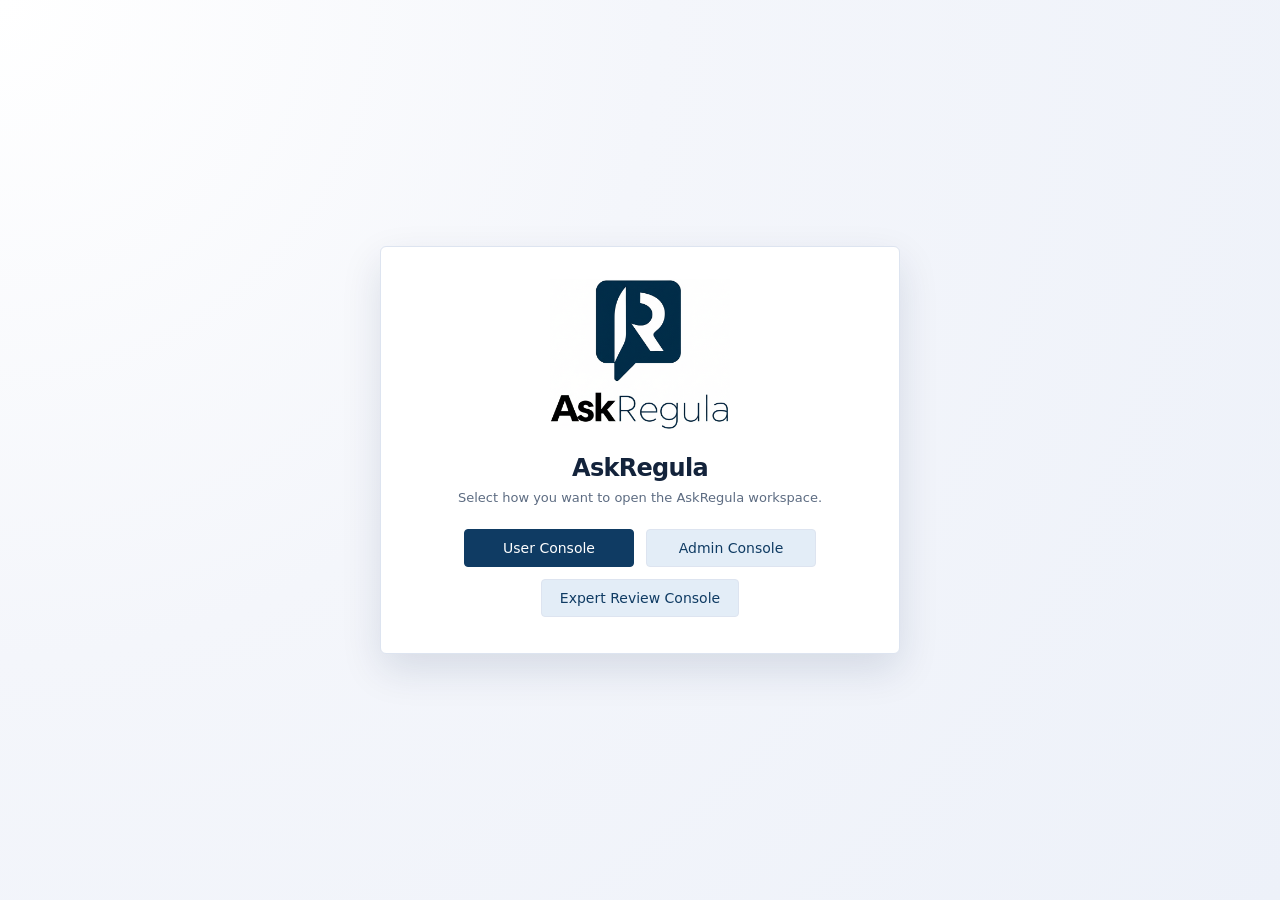
<file: index.html>
<!DOCTYPE html>
<html lang="en">
<head>
  <meta charset="UTF-8" />
  <meta name="viewport" content="width=device-width, initial-scale=1.0" />
  <title>AskRegula</title>
  <link rel="icon" type="image/png" href="images/askregulalogominimal2.png" />
  <style>
    :root {
      --bg-page: #f4f6fb;
      --surface: #ffffff;
      --border-subtle: #dde4f0;
      --accent: #0f3b63;
      --accent-soft: #e3edf7;
      --text-main: #13233b;
      --text-muted: #5d6c82;
      --shadow-card: 0 16px 40px rgba(11, 35, 70, 0.12);
      --radius-lg: 6px;
    }

    * {
      box-sizing: border-box;
    }

    html, body {
      height: 100%;
      margin: 0;
    }

    body {
      min-height: 100vh;
      display: flex;
      align-items: center;
      justify-content: center;
      background: radial-gradient(circle at top left, #ffffff 0, #f4f6fb 42%, #edf1f9 100%);
      font-family: Inter, system-ui, -apple-system, BlinkMacSystemFont, "Segoe UI", sans-serif;
      color: var(--text-main);
    }

    .shell {
      padding: 32px 40px 36px;
      background: var(--surface);
      border-radius: var(--radius-lg);
      box-shadow: var(--shadow-card);
      border: 1px solid var(--border-subtle);
      max-width: 520px;
      width: 100%;
      text-align: center;
    }

    .logo {
      margin-bottom: 20px;
    }

    .logo img {
      max-width: 180px;
      height: auto;
      display: inline-block;
    }

    h1 {
      margin: 0 0 8px;
      font-size: 24px;
      letter-spacing: -0.03em;
    }

    p.subtitle {
      margin: 0 0 24px;
      font-size: 13px;
      color: var(--text-muted);
    }

    .button-row {
      display: flex;
      flex-wrap: wrap;
      justify-content: center;
      gap: 12px;
    }

    a.btn {
      display: inline-flex;
      align-items: center;
      justify-content: center;
      padding: 10px 18px;
      border-radius: 4px;
      font-size: 14px;
      font-weight: 500;
      text-decoration: none;
      border: 1px solid transparent;
      min-width: 170px;
    }

    a.btn-primary {
      background: var(--accent);
      border-color: var(--accent);
      color: #ffffff;
    }

    a.btn-secondary {
      background: var(--accent-soft);
      border-color: var(--border-subtle);
      color: var(--accent);
    }

    a.btn-primary:hover {
      background: #0c3254;
    }

    a.btn-secondary:hover {
      background: #dbe7f8;
    }
  </style>
</head>
<body>
  <div class="shell">
    <div class="logo">
      <img src="images/askregulalogo.png" alt="AskRegula" />
    </div>
    <h1>AskRegula</h1>
    <p class="subtitle">Select how you want to open the AskRegula workspace.</p>
    <div class="button-row">
      <a class="btn btn-primary" href="ui/enduser/enduserUI.html" target="_blank" rel="noopener noreferrer">User Console</a>
      <a class="btn btn-secondary" href="ui/admin/adminUI.html" target="_blank" rel="noopener noreferrer" title="Single-file admin console (no server needed)">Admin Console</a>
      <a class="btn btn-secondary" href="ui/review/expertUI.html" target="_blank" rel="noopener noreferrer">Expert Review Console</a>
    </div>
  </div>
</body>
</html>
</file>
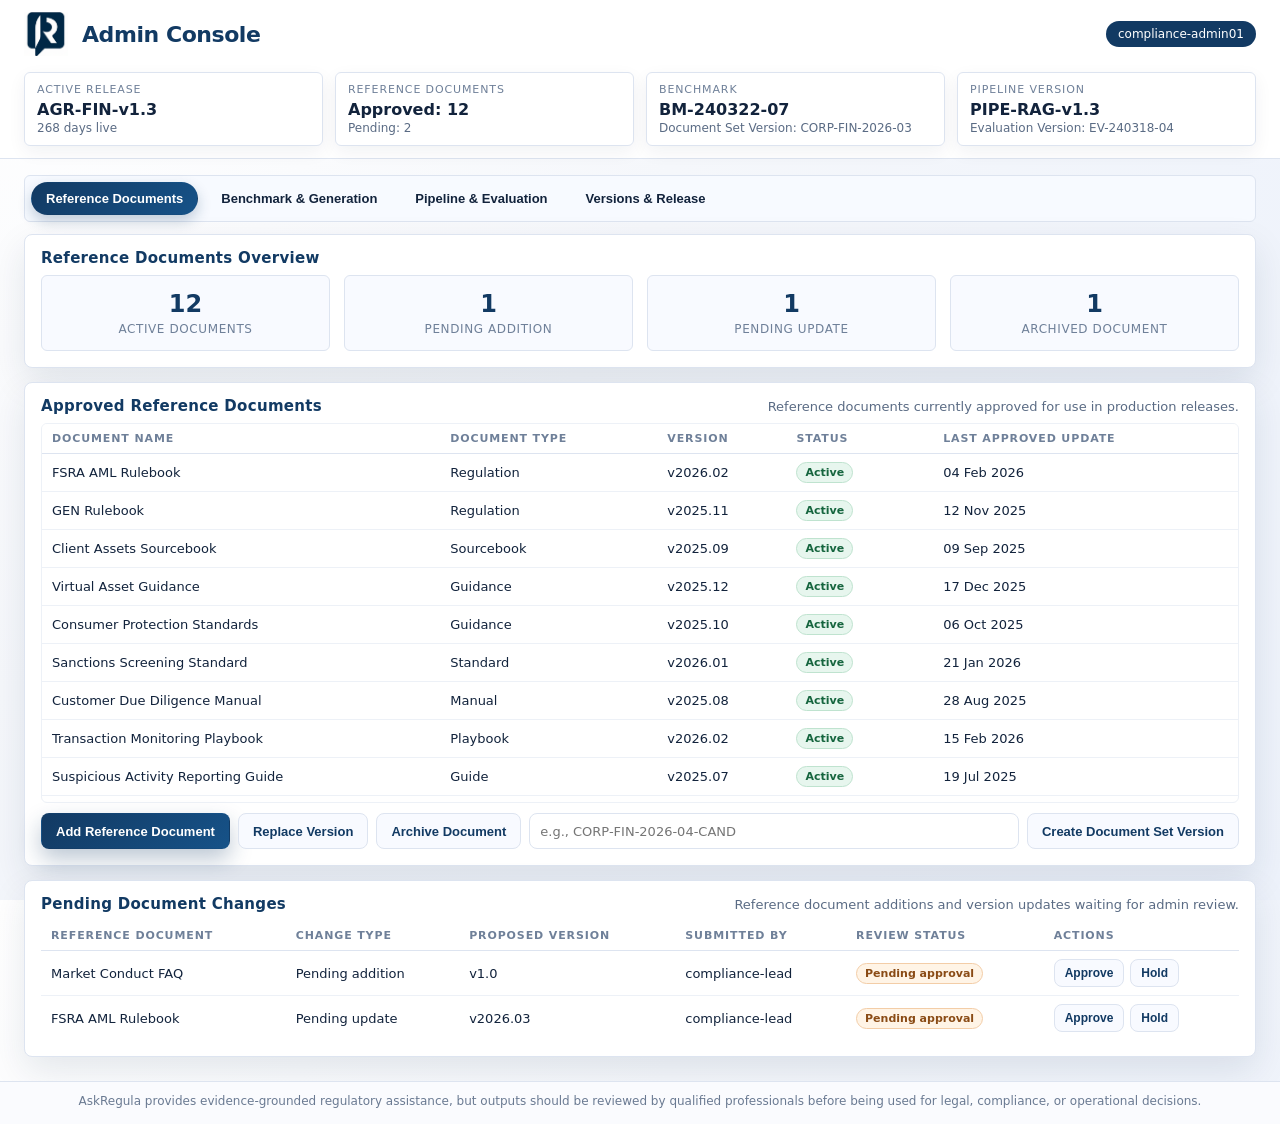
<file: ui/admin/adminUI.html>
<!DOCTYPE html>
<html lang="en">
<head>
  <meta charset="UTF-8" />
  <meta name="viewport" content="width=device-width, initial-scale=1.0" />
  <title>AskRegula – Admin Console</title>
  <link rel="icon" type="image/png" href="../../images/askregulalogominimal2.png" />
  <link rel="stylesheet" href="../../styles/admin-console.css" />
</head>
<body>
  <div class="admin-app">
    <section class="summary-strip" aria-label="Administration summary">
      <div class="summary-top">
        <div class="brand">
          <img class="brand-logo" src="../../images/askregulalogosmall.png" alt="AskRegula" />
          <div class="brand-copy">
            <h1 class="brand-title">Admin Console</h1>
          </div>
        </div>
        <div class="user-meta">
          <span class="user-pill" title="Admin user">compliance-admin01</span>
        </div>
      </div>
      <div class="summary-grid">
        <div class="summary-card" id="summary-card-active" data-active-since="2026-03-12">
          <div class="summary-label">Active Release</div>
          <div class="summary-value" id="summary-active-version">AGR-FIN-v1.3</div>
          <div class="summary-meta" id="summary-active-days">—</div>
        </div>
        <div class="summary-card" id="summary-card-docs">
          <div class="summary-label">Reference Documents</div>
          <div class="summary-value">Approved: <span id="summary-docs-approved">—</span></div>
          <div class="summary-meta">Pending: <span id="summary-docs-pending">—</span></div>
        </div>
        <div class="summary-card" id="summary-card-benchmark" data-benchmark-id="BM-240322-07">
          <div class="summary-label">Benchmark</div>
          <div class="summary-value" id="summary-benchmark-label">BM-240322-07</div>
          <div class="summary-meta" id="summary-benchmark-meta"></div>
        </div>
        <div class="summary-card" id="summary-card-pipeline">
          <div class="summary-label">Pipeline Version</div>
          <div class="summary-value" id="summary-pipeline-version">PIPE-RAG-v1.3</div>
          <div class="summary-meta" id="summary-pipeline-meta"></div>
        </div>
      </div>
    </section>

        <div class="main-layout">
          <main class="main-content" id="mainContent" tabindex="-1">
            <nav class="tabs" aria-label="Administration areas" role="tablist">
              <button class="tab is-active" id="tab-corpus" role="tab" aria-selected="true" aria-controls="panel-corpus">Reference Documents</button>
              <button class="tab" id="tab-benchmark" role="tab" aria-selected="false" aria-controls="panel-benchmark">Benchmark &amp; Generation</button>
              <button class="tab" id="tab-runs" role="tab" aria-selected="false" aria-controls="panel-runs">Pipeline &amp; Evaluation</button>
              <button class="tab" id="tab-versions" role="tab" aria-selected="false" aria-controls="panel-versions">Versions &amp; Release</button>
            </nav>

        <section class="tab-panel is-active" id="panel-corpus" role="tabpanel" aria-labelledby="tab-corpus">
<div class="panel-section">
  <section class="card">
    <div class="card-header">
      <h3 class="card-title">Reference Documents Overview</h3>
    </div>
    <div class="metric-grid">
      <div class="metric-card">
        <div class="metric-value">12</div>
        <div class="metric-label">Active Documents</div>
      </div>
      <div class="metric-card">
        <div class="metric-value">1</div>
        <div class="metric-label">Pending Addition</div>
      </div>
      <div class="metric-card">
        <div class="metric-value">1</div>
        <div class="metric-label">Pending Update</div>
      </div>
      <div class="metric-card">
        <div class="metric-value">1</div>
        <div class="metric-label">Archived Document</div>
      </div>
    </div>
  </section>

  <section class="card">
    <div class="card-header">
      <h2 class="card-title">Approved Reference Documents</h2>
      <p class="card-subtitle">Reference documents currently approved for use in production releases.</p>
    </div>
    <div class="table-scroll table-scroll-y">
      <table class="data-table">
        <thead>
          <tr>
            <th>Document name</th>
            <th>Document type</th>
            <th>Version</th>
            <th>Status</th>
            <th>Last approved update</th>
          </tr>
        </thead>
        <tbody>
          <tr><td>FSRA AML Rulebook</td><td>Regulation</td><td>v2026.02</td><td><span class="status status--active">Active</span></td><td>04 Feb 2026</td></tr>
          <tr><td>GEN Rulebook</td><td>Regulation</td><td>v2025.11</td><td><span class="status status--active">Active</span></td><td>12 Nov 2025</td></tr>
          <tr><td>Client Assets Sourcebook</td><td>Sourcebook</td><td>v2025.09</td><td><span class="status status--active">Active</span></td><td>09 Sep 2025</td></tr>
          <tr><td>Virtual Asset Guidance</td><td>Guidance</td><td>v2025.12</td><td><span class="status status--active">Active</span></td><td>17 Dec 2025</td></tr>
          <tr><td>Consumer Protection Standards</td><td>Guidance</td><td>v2025.10</td><td><span class="status status--active">Active</span></td><td>06 Oct 2025</td></tr>
          <tr><td>Sanctions Screening Standard</td><td>Standard</td><td>v2026.01</td><td><span class="status status--active">Active</span></td><td>21 Jan 2026</td></tr>
          <tr><td>Customer Due Diligence Manual</td><td>Manual</td><td>v2025.08</td><td><span class="status status--active">Active</span></td><td>28 Aug 2025</td></tr>
          <tr><td>Transaction Monitoring Playbook</td><td>Playbook</td><td>v2026.02</td><td><span class="status status--active">Active</span></td><td>15 Feb 2026</td></tr>
          <tr><td>Suspicious Activity Reporting Guide</td><td>Guide</td><td>v2025.07</td><td><span class="status status--active">Active</span></td><td>19 Jul 2025</td></tr>
          <tr><td>Retail Conduct Rulebook</td><td>Regulation</td><td>v2025.12</td><td><span class="status status--active">Active</span></td><td>04 Dec 2025</td></tr>
          <tr><td>Licensing Procedures Handbook</td><td>Handbook</td><td>v2025.06</td><td><span class="status status--active">Active</span></td><td>10 Jun 2025</td></tr>
          <tr><td>Prudential Reporting Instructions</td><td>Instructions</td><td>v2026.01</td><td><span class="status status--active">Active</span></td><td>30 Jan 2026</td></tr>
          <tr><td>Prudential Returns Manual</td><td>Manual</td><td>v2025.01</td><td><span class="status">Archived</span></td><td>18 Jan 2025</td></tr>
        </tbody>
      </table>
    </div>
    <div class="actions-row">
      <button class="btn btn-primary">Add Reference Document</button>
      <button class="btn">Replace Version</button>
      <button class="btn">Archive Document</button>
      <div class="source-set-create">
        <input id="document-set-version-name" class="input" placeholder="e.g., CORP-FIN-2026-04-CAND" aria-label="Document Set Version Name" />
        <button class="btn" id="create-document-set-version-btn">Create Document Set Version</button>
      </div>
    </div>
  </section>

  <section class="card">
    <div class="card-header">
      <h3 class="card-title">Pending Document Changes</h3>
      <p class="card-subtitle">Reference document additions and version updates waiting for admin review.</p>
    </div>
    <table class="data-table">
      <thead>
        <tr>
          <th>Reference document</th>
          <th>Change type</th>
          <th>Proposed version</th>
          <th>Submitted by</th>
          <th>Review status</th>
          <th>Actions</th>
        </tr>
      </thead>
      <tbody>
        <tr>
          <td>Market Conduct FAQ</td>
          <td>Pending addition</td>
          <td>v1.0</td>
          <td>compliance-lead</td>
          <td><span class="status status--review">Pending approval</span></td>
          <td><span class="inline-actions"><button class="btn btn-sm">Approve</button><button class="btn btn-sm">Hold</button></span></td>
        </tr>
        <tr>
          <td>FSRA AML Rulebook</td>
          <td>Pending update</td>
          <td>v2026.03</td>
          <td>compliance-lead</td>
          <td><span class="status status--review">Pending approval</span></td>
          <td><span class="inline-actions"><button class="btn btn-sm">Approve</button><button class="btn btn-sm">Hold</button></span></td>
        </tr>
      </tbody>
    </table>
  </section>
</div>

</section>

        <section class="tab-panel" id="panel-benchmark" role="tabpanel" aria-labelledby="tab-benchmark" hidden>
<div class="panel-section compact-panel">
  <!-- Source & Structure -->
  <section class="card">
    <div class="card-header card-header-stack">
      <h2 class="card-title">Source &amp; Structure</h2>
      <p class="card-subtitle">Select input corpus and structuring for generation.</p>
    </div>
    <div class="config-layout">
      <div class="config-groups">
        <section class="config-group">
          <h4 class="config-title">Corpus Selection</h4>
          <div class="form-grid form-grid-2">
            <label class="form-row"><span class="label">Input Corpus</span>
              <select class="select" id="bg-corpus-select">
                <option selected>Approved Reference Documents</option>
                <option>Pending Reference Documents</option>
                <option>Approved + Pending Documents</option>
                <option>Existing Document Set Version</option>
              </select>
            </label>
            <label class="form-row"><span class="label">Document Set Version</span>
              <select class="select" id="bg-docset-select">
                <option selected>CORP-FIN-2026-03</option>
                <option>CORP-FIN-2026-03-R1</option>
                <option>CORP-FIN-2026-02</option>
                <option>Custom Selection</option>
              </select>
            </label>
          </div>
        </section>
      </div>
      <aside class="config-summary">
        <h4 class="config-title">Structuring</h4>
        <div class="form-grid form-grid-2">
          <label class="form-row"><span class="label">Structuring Method</span>
            <select class="select" id="bg-structuring-method">
              <option>Passage-based</option>
              <option>Section-based</option>
              <option>Cross-reference-aware</option>
              <option>Schema-guided</option>
            </select>
          </label>
          <label class="form-row"><span class="label">Output Structure</span>
            <select class="select" id="bg-output-structure">
              <option>QA Pairs</option>
              <option>QA + Evidence</option>
              <option>QA + Evidence + Metadata</option>
              <option>Structured Benchmark Items</option>
            </select>
          </label>
        </div>
      </aside>
    </div>
  </section>

  <!-- Generation -->
  <section class="card">
    <div class="card-header card-header-stack">
      <h2 class="card-title">Generation</h2>
      <p class="card-subtitle">Configure LLM, prompts, and generation strategy, then generate draft benchmark items.</p>
    </div>
    <div class="config-layout">
      <div class="config-groups">
        <section class="config-group">
          <h4 class="config-title">Model & Settings</h4>
          <div class="form-grid form-grid-3">
            <label class="form-row"><span class="label">LLM Model</span>
              <select class="select" id="bg-llm-select">
                <option selected>GPT-4.1</option>
                <option>GPT-4o</option>
                <option>Claude 3.7 Sonnet</option>
                <option>Gemini 2.0 Pro</option>
              </select>
            </label>
            <label class="form-row"><span class="label">Generation Strategy</span>
              <select class="select" id="bg-gen-strategy">
                <option>Single-pass generation</option>
                <option>Multi-pass generation</option>
                <option>Template-guided generation</option>
                <option>Schema-guided generation</option>
              </select>
            </label>
            <label class="form-row"><span class="label">Question Type Focus</span>
              <select class="select" id="bg-question-type">
                <option>General compliance</option>
                <option>Obligation-focused</option>
                <option>Procedural</option>
                <option>Definition-based</option>
                <option>Cross-reference dependent</option>
                <option selected>Mixed</option>
              </select>
            </label>
          </div>
          <div class="form-grid form-grid-3">
            <label class="form-row"><span class="label">Output Count Mode</span>
              <select class="select" id="bg-output-count-mode">
                <option>Fixed number per document</option>
                <option>Fixed number per topic</option>
                <option>Fixed total count</option>
                <option>Adaptive generation</option>
              </select>
            </label>
            <label class="form-row"><span class="label">Target Item Count</span>
              <input class="input" id="bg-target-count" placeholder="e.g., 500" />
            </label>
            <label class="form-row"><span class="label">Temperature / Determinism</span>
              <input class="input" id="bg-temperature" placeholder="e.g., 0.2 (lower = more deterministic)" />
            </label>
          </div>
        </section>
      </div>
      <aside class="config-summary">
        <h4 class="config-title">Prompt</h4>
        <div class="form-grid form-grid-1">
          <label class="form-row"><span class="label">Prompt Version</span>
            <select class="select" id="bg-prompt-version">
              <option>Prompt v1 – Basic QA Generation</option>
              <option>Prompt v2 – Compliance QA</option>
              <option selected>Prompt v3 – Multi-passage QA</option>
              <option>Prompt v4 – Cross-reference QA</option>
              <option>Custom Prompt</option>
            </select>
          </label>
        </div>
        <div class="form-grid form-grid-1 form-block-gap">
          <label class="form-row"><span class="label">Prompt Editor</span>
            <textarea class="textarea" rows="8" id="bg-prompt-editor" placeholder="Write or edit your generation prompt here..."></textarea>
          </label>
        </div>
      </aside>
    </div>
    <div class="actions-row form-block-gap">
      <button class="btn btn-primary btn-sm" id="bg-generate-btn">Generate</button>
    </div>
    <div id="bg-generate-feedback" class="muted"></div>
  </section>

  <!-- Curation -->
  <section class="card">
    <div class="card-header card-header-stack">
      <h2 class="card-title">Curation</h2>
      <p class="card-subtitle">Apply NLI and IR agreement to curate generated items. Configure structured filtering.</p>
    </div>
    <div class="config-layout config-layout-right">
      <div class="config-groups">
        <section class="config-group">
          <h4 class="config-title">Agreement &amp; Models</h4>
          <div class="form-grid form-grid-2">
            <label class="form-row"><span class="label">NLI Model</span>
              <select class="select" id="bg-nli-model">
                <option>DeBERTa-v3-large MNLI</option>
                <option selected>Legal DeBERTa NLI</option>
                <option>RoBERTa-large MNLI</option>
                <option>Custom NLI Model</option>
              </select>
            </label>
            <label class="form-row"><span class="label">IR Agreement Method Set</span>
              <select class="select" id="bg-ir-method-set">
                <option>BM25 + Dense</option>
                <option selected>BM25 + Dense + Reranker</option>
                <option>Dense + Reranker</option>
                <option>Hybrid Full Set</option>
                <option>Custom IR Set</option>
              </select>
            </label>
            <label class="form-row"><span class="label">IR Agreement Policy</span>
              <select class="select" id="bg-ir-policy">
                <option>Keep if supported by at least 1 method</option>
                <option selected>Keep if supported by at least 2 methods</option>
                <option>Keep if supported by at least 3 methods</option>
                <option>Strict majority agreement</option>
                <option>Full agreement only</option>
              </select>
            </label>
          </div>
        </section>
      </div>
      <aside class="config-summary">
        <h4 class="config-title">Filtering</h4>
        <div class="form-grid form-grid-4">
          <label class="form-row"><span class="label">Duplicate Filtering</span>
            <select class="select" id="bg-filter-duplicate">
              <option>Off</option>
              <option>Exact duplicates only</option>
              <option selected>Exact + near-duplicate</option>
              <option>Aggressive deduplication</option>
            </select>
          </label>
          <label class="form-row"><span class="label">Deduplicate By</span>
            <select class="select" id="bg-filter-dedup-by">
              <option>Question only</option>
              <option>Question + Answer</option>
              <option>Question + Evidence</option>
              <option>Full item similarity</option>
            </select>
          </label>
          <label class="form-row"><span class="label">Evidence Support Filter</span>
            <select class="select" id="bg-filter-evidence">
              <option>Keep all</option>
              <option selected>Require at least 1 supporting passage</option>
              <option>Require at least 2 supporting passages</option>
              <option>Require direct evidence support only</option>
            </select>
          </label>
          <label class="form-row"><span class="label">Ambiguity Filter</span>
            <select class="select" id="bg-filter-ambiguity">
              <option>Off</option>
              <option>Remove highly ambiguous items</option>
              <option selected>Remove ambiguous + underspecified items</option>
              <option>Strict clarity filtering</option>
            </select>
          </label>
          <label class="form-row"><span class="label">Difficulty Filter</span>
            <select class="select" id="bg-filter-difficulty">
              <option>Keep all</option>
              <option>Multi-document only</option>
              <option>Cross-reference only</option>
              <option>Medium+ difficulty only</option>
              <option>Custom difficulty mix</option>
            </select>
          </label>
          <label class="form-row"><span class="label">Quality Filter</span>
            <select class="select" id="bg-filter-quality">
              <option>Basic cleanup</option>
              <option selected>Standard quality filtering</option>
              <option>Strict quality filtering</option>
              <option>Strict + formatting validation</option>
            </select>
          </label>
          <label class="form-row"><span class="label">Balance Strategy</span>
            <select class="select" id="bg-balance-strategy">
              <option>No balancing</option>
              <option selected>Balance by topic</option>
              <option>Balance by source document</option>
              <option>Balance by question type</option>
              <option>Full balanced sampling</option>
            </select>
          </label>
          <label class="form-row"><span class="label">Policy Filter</span>
            <select class="select" id="bg-policy-filter">
              <option>Keep all</option>
              <option>Corpus-answerable only</option>
              <option>Compliance-relevant only</option>
              <option selected>Corpus-answerable + compliance-relevant</option>
              <option>Strict benchmark policy</option>
            </select>
          </label>
        </div>
      </aside>
    </div>
    <div class="actions-row form-block-gap">
      <button class="btn btn-primary btn-sm" id="bg-curate-btn">Curate</button>
    </div>
    <div id="bg-curate-feedback" class="muted"></div>
  </section>

  <!-- Validation -->
  <section class="card">
    <div class="card-header card-header-stack">
      <h2 class="card-title">Validation</h2>
      <p class="card-subtitle">Validate structure, source support, and evidence-answer consistency.</p>
    </div>
    <div class="config-layout">
      <div class="config-groups">
        <section class="config-group">
          <h4 class="config-title">Validation Settings</h4>
          <div class="form-grid form-grid-3">
            <label class="form-row"><span class="label">Validation Mode</span>
              <select class="select" id="bg-validation-mode">
                <option>Basic validation</option>
                <option selected>Standard validation</option>
                <option>Strict validation</option>
              </select>
            </label>
            <label class="form-row"><span class="label">Schema Check</span>
              <select class="select" id="bg-schema-check">
                <option>Required fields only</option>
                <option>Required fields + type checks</option>
                <option>Full schema validation</option>
              </select>
            </label>
            <label class="form-row"><span class="label">Answer-Evidence Validation</span>
              <select class="select" id="bg-answer-evidence">
                <option>Off</option>
                <option>Basic consistency check</option>
                <option>NLI-based consistency</option>
                <option>Strict evidence-answer validation</option>
              </select>
            </label>
            <label class="form-row"><span class="label">Source Support Validation</span>
              <select class="select" id="bg-source-support">
                <option>At least 1 valid source</option>
                <option selected>At least 2 valid sources</option>
                <option>All cited sources must validate</option>
              </select>
            </label>
          </div>
        </section>
      </div>
      <aside class="config-summary">
        <h4 class="config-title">Validation Summary</h4>
        <table class="kv-table kv-table-compact">
          <tbody>
            <tr><th>Pass rate</th><td>—</td></tr>
            <tr><th>Failed items</th><td>—</td></tr>
            <tr><th>Unsupported items</th><td>—</td></tr>
            <tr><th>Schema failures</th><td>—</td></tr>
          </tbody>
        </table>
      </aside>
    </div>
    <div class="actions-row form-block-gap">
      <button class="btn btn-primary btn-sm" id="bg-validate-btn">Validate</button>
    </div>
    <div id="bg-validate-feedback" class="muted"></div>
  </section>

  <!-- Expert Check -->
  <section class="card">
    <div class="card-header card-header-stack">
      <h2 class="card-title">Expert Check</h2>
      <p class="card-subtitle">Configure expert review assignment settings (not the review UI).</p>
    </div>
    <div class="config-layout">
      <div class="config-groups">
        <section class="config-group">
          <h4 class="config-title">Assignment Settings</h4>
          <div class="form-grid form-grid-4">
            <label class="form-row"><span class="label">Assignment Mode</span>
              <select class="select" id="bg-assign-mode">
                <option>Random sample</option>
                <option selected>Stratified sample</option>
                <option>Risk-based sample</option>
                <option>Full review</option>
              </select>
            </label>
            <label class="form-row"><span class="label">Sample Type</span>
              <select class="select" id="bg-sample-type">
                <option>Fixed number</option>
                <option selected>Percentage</option>
              </select>
            </label>
            <label class="form-row"><span class="label">Expert Count</span>
              <select class="select" id="bg-expert-count">
                <option>1 expert</option>
                <option selected>2 experts</option>
                <option>3 experts</option>
                <option>4 experts</option>
              </select>
            </label>
            <label class="form-row"><span class="label">Double Review Rate</span>
              <select class="select" id="bg-double-rate">
                <option>0%</option>
                <option>10%</option>
                <option selected>20%</option>
                <option>30%</option>
                <option>50%</option>
                <option>100%</option>
              </select>
            </label>
            <label class="form-row"><span class="label">Conflict Resolution</span>
              <select class="select" id="bg-conflict-resolution">
                <option>No conflict resolution</option>
                <option>Admin decision</option>
                <option selected>Third expert review</option>
                <option>Majority vote</option>
              </select>
            </label>
            <label class="form-row"><span class="label">Review Criteria Preset</span>
              <select class="select" id="bg-review-criteria">
                <option>Basic quality check</option>
                <option>Regulatory quality check</option>
                <option>Evidence-focused review</option>
                <option selected>Full expert review rubric</option>
              </select>
            </label>
            <label class="form-row"><span class="label">Sample Size</span>
              <input class="input" id="bg-sample-size" placeholder="e.g., 10% or 200" />
            </label>
            <label class="form-row"><span class="label">Min Sample Size</span>
              <input class="input" id="bg-sample-min" placeholder="e.g., 50" />
            </label>
            <label class="form-row"><span class="label">Max Sample Size</span>
              <input class="input" id="bg-sample-max" placeholder="e.g., 1000" />
            </label>
          </div>
          <div class="muted">Review assignment will allocate items based on your sampling mode, number of experts, and double-review rate; disagreements will be resolved using the selected policy.</div>
        </section>
      </div>
    </div>
    <div class="actions-row form-block-gap">
      <button class="btn btn-primary btn-sm" id="bg-assign-btn">Assign to Expert</button>
    </div>
    <div id="bg-assign-feedback" class="muted"></div>
  </section>

  <!-- Diagnosis -->
  <section class="card">
    <div class="card-header card-header-stack">
      <h2 class="card-title">Benchmark Diagnosis</h2>
      <p class="card-subtitle">Assess benchmark quality, balance, difficulty, retrieval support, and validation outcomes.</p>
    </div>
    <div class="config-layout">
      <div class="config-groups">
        <section class="config-group">
          <h4 class="config-title">Diagnosis Controls</h4>
          <div class="form-grid form-grid-3">
            <label class="form-row"><span class="label">Diagnosis Mode</span>
              <select class="select" id="bg-diagnosis-mode">
                <option selected>Full diagnosis</option>
                <option>Quick diagnosis</option>
                <option>Quality-focused diagnosis</option>
                <option>Retrieval-focused diagnosis</option>
                <option>Distribution-focused diagnosis</option>
              </select>
            </label>
            <label class="form-row"><span class="label">Distribution View</span>
              <select class="select" id="bg-dist-view">
                <option selected>Topic distribution</option>
                <option>Source distribution</option>
                <option>Question type distribution</option>
                <option>Answer type distribution</option>
                <option>All distributions</option>
              </select>
            </label>
            <label class="form-row"><span class="label">Difficulty View</span>
              <select class="select" id="bg-difficulty-view">
                <option>Single vs multi-document</option>
                <option>Single-hop vs multi-hop</option>
                <option>Cross-reference dependency</option>
                <option>Evidence-count profile</option>
                <option selected>Full difficulty profile</option>
              </select>
            </label>
            <label class="form-row"><span class="label">Quality Signals View</span>
              <select class="select" id="bg-quality-signals">
                <option>Duplicate rate</option>
                <option>Ambiguity rate</option>
                <option>Unsupported item rate</option>
                <option>Malformed item rate</option>
                <option selected>All quality signals</option>
              </select>
            </label>
            <label class="form-row"><span class="label">Retrieval Diagnostics View</span>
              <select class="select" id="bg-retrieval-diag">
                <option>IR agreement only</option>
                <option>Retrieval coverage only</option>
                <option>Top-k support analysis</option>
                <option selected>Full retrieval diagnostics</option>
              </select>
            </label>
            <label class="form-row"><span class="label">Validation Summary View</span>
              <select class="select" id="bg-validation-summary-view">
                <option>Pass/fail summary</option>
                <option>Filtering breakdown</option>
                <option>Validation breakdown</option>
                <option selected>Full processing summary</option>
              </select>
            </label>
          </div>
        </section>
      </div>
      <aside class="config-summary">
        <h4 class="config-title">Diagnosis Summary</h4>
        <table class="kv-table kv-table-compact">
          <tbody>
            <tr><th>Dataset summary</th><td>—</td></tr>
            <tr><th>Distributions</th><td>—</td></tr>
            <tr><th>Difficulty profile</th><td>—</td></tr>
            <tr><th>Quality signals</th><td>—</td></tr>
            <tr><th>Retrieval diagnostics</th><td>—</td></tr>
            <tr><th>Generation + validation summary</th><td>—</td></tr>
          </tbody>
        </table>
      </aside>
    </div>
    <div class="actions-row form-block-gap">
      <button class="btn btn-primary btn-sm" id="bg-diagnose-btn">Diagnose</button>
    </div>
    <div id="bg-diagnose-feedback" class="muted"></div>
  </section>

  <!-- Save Benchmark -->
  <section class="card">
    <div class="card-header card-header-stack">
      <h2 class="card-title">Save Benchmark</h2>
      <p class="card-subtitle">Name and version your benchmark and set governance state.</p>
    </div>
    <div class="config-layout">
      <div class="config-groups">
        <section class="config-group">
          <h4 class="config-title">Metadata</h4>
          <div class="form-grid form-grid-3">
            <label class="form-row"><span class="label">Benchmark Name</span>
              <input class="input" id="bg-name" placeholder="e.g., FIN-Compliance-QA" />
            </label>
            <label class="form-row"><span class="label">Benchmark Version</span>
              <input class="input" id="bg-version" placeholder="e.g., v2026.03" />
            </label>
            <label class="form-row"><span class="label">Save Mode</span>
              <select class="select" id="bg-save-mode">
                <option>Save as draft</option>
                <option selected>Save as candidate benchmark</option>
                <option>Save as approved benchmark</option>
                <option>Save new benchmark version</option>
              </select>
            </label>
          </div>
          <div class="form-grid form-grid-1">
            <label class="form-row"><span class="label">Admin Note</span>
              <textarea class="textarea" rows="3" id="bg-admin-note" placeholder="Short note for audit trail"></textarea>
            </label>
          </div>
          <div class="actions-row actions-row-equal form-block-gap">
            <button class="btn btn-primary" id="bg-save-btn">Save Benchmark</button>
          </div>
          <div id="bg-save-feedback" class="muted"></div>
        </section>
      </div>
    </div>
  </section>

  <!-- Benchmark Library, Results, History -->
  <section class="card">
    <div class="card-header">
      <h2 class="card-title">Benchmark Library</h2>
      <p class="card-subtitle">Select a benchmark suite to run against a document set and method configuration.</p>
    </div>
    <div class="table-scroll table-scroll-y">
      <table class="data-table">
        <thead>
          <tr>
            <th>Benchmark</th>
            <th>Questions</th>
            <th>Coverage</th>
            <th>Description</th>
          </tr>
        </thead>
        <tbody>
          <tr><td>Full Benchmark</td><td>1,000</td><td>Broad</td><td>Comprehensive question set for full-scope evaluation.</td></tr>
          <tr><td>Sample Benchmark</td><td>100</td><td>Focused</td><td>Faster subset for iterative testing.</td></tr>
        </tbody>
      </table>
    </div>
    <div class="form-grid form-grid-2 form-block-gap">
      <label class="form-row"><span class="label">Benchmark</span>
        <select class="select" id="benchmark-select"><option>Sample Benchmark</option><option>Full Benchmark</option></select>
      </label>
      <label class="form-row"><span class="label">Sample Size (optional)</span>
        <input class="input" id="benchmark-sample-size" placeholder="e.g., 100" />
      </label>
    </div>
    <div class="actions-row actions-row-equal">
      <button class="btn btn-primary" id="benchmark-run-btn">Run Benchmark</button>
      <button class="btn" id="benchmark-save-config-btn">Save Benchmark Config</button>
    </div>
    <div id="benchmark-config-feedback" class="muted" style="margin-top:8px"></div>
  </section>

  <section class="card">
    <div class="card-header">
      <h2 class="card-title">Recent Benchmark Results</h2>
      <p class="card-subtitle">Summary of latest runs across key metrics.</p>
    </div>
    <div class="table-scroll table-scroll-y">
      <table class="data-table">
        <thead>
          <tr>
            <th>Run ID</th>
            <th>Benchmark</th>
            <th>Document Set</th>
            <th>Method</th>
            <th>Recall@10</th>
            <th>RePASs Overall</th>
            <th>Human Acc.</th>
            <th>Status</th>
            <th>Date</th>
          </tr>
        </thead>
        <tbody id="benchmark-results-body">
          <tr><td>BM-240322-07</td><td>Sample</td><td>CORP-FIN-2026-03</td><td>METH-RAG-v1.3</td><td>0.86</td><td>0.945</td><td>0.937</td><td><span class="status status--active">Completed</span></td><td>22 Mar 2026</td></tr>
          <tr><td>BM-240318-02</td><td>Full</td><td>CORP-FIN-2026-03</td><td>METH-RAG-v1.3</td><td>0.84</td><td>0.940</td><td>0.931</td><td><span class="status status--active">Completed</span></td><td>18 Mar 2026</td></tr>
        </tbody>
      </table>
    </div>
    <div class="actions-row">
      <button class="btn">Export Results</button>
      <button class="btn">View Details</button>
    </div>
  </section>

  <section class="card">
    <div class="card-header">
      <h2 class="card-title">Benchmark Version History</h2>
      <p class="card-subtitle">Previously saved benchmark configurations.</p>
    </div>
    <div class="table-scroll table-scroll-y">
      <table class="data-table">
        <thead>
          <tr>
            <th>Saved At</th>
            <th>Benchmark</th>
            <th>Sample Size</th>
          </tr>
        </thead>
        <tbody id="benchmark-config-history-body"></tbody>
      </table>
    </div>
  </section>
</div>

</section>

        <section class="tab-panel" id="panel-runs" role="tabpanel" aria-labelledby="tab-runs" hidden>
<div class="panel-section">
  <section class="card">
    <div class="card-header card-header-stack">
      <h2 class="card-title">Current Pipeline</h2>
      <p class="card-subtitle">Current production pipeline configuration and linked versions used as the reference point.</p>
    </div>
    <div class="config-layout">
      <div class="config-groups">
        <section class="config-group">
          <h4 class="config-title">Linked Versions</h4>
          <table class="kv-table">
            <tbody>
              <tr><th>Pipeline Version</th><td id="linked-pipeline-version">PIPE-RAG-v1.3</td></tr>
              <tr><th>Document Set</th><td>CORP-FIN-2026-03</td></tr>
              <tr><th>Method Version</th><td id="linked-method-version">METH-RAG-v1.3</td></tr>
              <tr><th>Evaluation Version</th><td>EV-240318-04</td></tr>
              <tr><th>Active Release</th><td>AGR-FIN-v1.3</td></tr>
            </tbody>
          </table>
        </section>
      </div>

      <aside class="config-summary">
        <h4 class="config-title">Technical Details</h4>
        <table class="kv-table kv-table-compact">
          <tbody>
            <tr><th>LLM Model</th><td>GPT-4.1</td></tr>
            <tr><th>Embedding</th><td>BGE-large</td></tr>
            <tr><th>Reranker</th><td>Cross-Encoder v2</td></tr>
            <tr><th>Retrieval</th><td>Hybrid Search • Top-k 12</td></tr>
            <tr><th>Answer Mode</th><td>Concise Grounded Summary</td></tr>
            <tr><th>Traceability</th><td>Strict</td></tr>
            <tr><th>Citation</th><td>Inline Source Citations</td></tr>
            <tr><th>Evidence Thresh.</th><td>0.82</td></tr>
            <tr><th>Confidence Thresh.</th><td>0.75</td></tr>
            <tr><th>Retrieval Thresh.</th><td>0.68</td></tr>
          </tbody>
        </table>
      </aside>
    </div>
  </section>

  <section class="card">
    <div class="card-header card-header-stack">
      <h2 class="card-title">Method Configuration</h2>
      <p class="card-subtitle">Configure the model, retrieval, response, and threshold settings for this pipeline. Save with a method version name to track your configuration.</p>
    </div>
    <div class="config-layout">
      <div class="config-groups">
        <section class="config-group">
          <h4 class="config-title">Model Settings</h4>
          <div class="form-grid form-grid-3">
            <label class="form-row"><span class="label">LLM Model</span><select class="select" id="method-llm-select"><option selected>GPT-4.1</option><option>Claude 3.7 Sonnet</option><option>Gemini 2.0 Pro</option></select></label>
            <label class="form-row"><span class="label">Embedding Model</span><select class="select" id="method-embedding-select"><option selected>BGE-large</option><option>e5-large</option><option>all-mpnet-base-v2</option></select></label>
            <label class="form-row"><span class="label">Reranker</span><select class="select" id="method-reranker-select"><option selected>Cross-Encoder v2</option><option>Cohere Rerank</option><option>None</option></select></label>
          </div>
        </section>

        <section class="config-group">
          <h4 class="config-title">Retrieval Settings</h4>
          <div class="form-grid form-grid-4">
            <label class="form-row"><span class="label">Retrieval Method</span><select class="select" id="method-retrieval-select"><option selected>Hybrid Search</option><option>Dense Retrieval</option><option>BM25 + Rerank</option></select></label>
            <label class="form-row"><span class="label">Top-k</span><input class="input" id="method-topk-input" value="12" /></label>
            <label class="form-row"><span class="label">Context Selection</span><select class="select"><option selected>Balanced Context Window</option><option>Strict Relevance</option><option>Broader Coverage</option></select></label>
            <label class="form-row"><span class="label">Evidence Selection</span><select class="select"><option selected>Top Evidence First</option><option>Section Diversity</option><option>Policy Priority</option></select></label>
          </div>
        </section>

        <section class="config-group">
          <h4 class="config-title">Response Settings</h4>
          <div class="form-grid form-grid-3">
            <label class="form-row"><span class="label">Answer Mode</span><select class="select" id="method-answer-select"><option selected>Concise Grounded Summary</option><option>Detailed Policy Summary</option><option>Evidence-First Response</option></select></label>
            <label class="form-row"><span class="label">Traceability Mode</span><select class="select" id="method-traceability-select"><option selected>Strict</option><option>Standard</option></select></label>
            <label class="form-row"><span class="label">Citation Mode</span><select class="select"><option selected>Inline Source Citations</option><option>Footnote Citations</option><option>Reference List Only</option></select></label>
          </div>
        </section>

        <section class="config-group">
          <h4 class="config-title">Thresholds</h4>
          <div class="form-grid form-grid-3">
            <label class="form-row"><span class="label">Evidence Threshold</span><input class="input" id="method-evidence-thresh" value="0.82" /></label>
            <label class="form-row"><span class="label">Confidence Threshold</span><input class="input" id="method-confidence-thresh" value="0.75" /></label>
            <label class="form-row"><span class="label">Retrieval Threshold</span><input class="input" id="method-retrieval-thresh" value="0.68" /></label>
          </div>
        </section>
      </div>

      <aside class="config-summary">
        <h4 class="config-title">Configuration Summary</h4>
        <table class="kv-table kv-table-compact">
          <tbody>
            <tr><th>LLM Model</th><td id="config-summary-llm">GPT-4.1</td></tr>
            <tr><th>Embedding</th><td id="config-summary-embedding">BGE-large</td></tr>
            <tr><th>Reranker</th><td id="config-summary-reranker">Cross-Encoder v2</td></tr>
            <tr><th>Retrieval</th><td id="config-summary-retrieval">Hybrid Search • Top-k 12</td></tr>
            <tr><th>Answer Mode</th><td id="config-summary-answer">Concise Grounded Summary</td></tr>
            <tr><th>Traceability</th><td id="config-summary-traceability">Strict</td></tr>
            <tr><th>Evidence Threshold</th><td id="config-summary-evidence-thresh">0.82</td></tr>
            <tr><th>Confidence Threshold</th><td id="config-summary-confidence-thresh">0.75</td></tr>
            <tr><th>Retrieval Threshold</th><td id="config-summary-retrieval-thresh">0.68</td></tr>
          </tbody>
        </table>
        <div class="form-grid form-grid-1 form-block-gap">
          <label class="form-row"><span class="label">Method Version Name</span><input id="method-version-name" class="input" aria-label="Method Version Name" placeholder="e.g., METH-RAG-v1.4-exp" /></label>
        </div>
        <div class="actions-row actions-row-equal form-block-gap">
          <button class="btn btn-primary">Run Method</button>
          <button class="btn">Save Method Configuration</button>
        </div>
      </aside>
    </div>
  </section>

  

  <section class="card">
    <div class="card-header card-header-stack">
      <h2 class="card-title">Evaluation Setup</h2>
      <p class="card-subtitle">Configure and run evaluation with selected document set and method configuration. Set acceptance criteria and select question set.</p>
    </div>
    <div class="config-layout">
      <div class="config-groups">
        <section class="config-group">
          <h4 class="config-title">Configuration Selection</h4>
          <div class="form-grid form-grid-2">
            <label class="form-row"><span class="label">Document Set</span>
              <select class="select" id="pipeline-document-set-select" data-document-set-target="pipeline">
                <option selected>CORP-FIN-2026-03</option>
                <option>CORP-FIN-2026-03-CAND</option>
              </select>
            </label>
            <label class="form-row"><span class="label">Method Configuration</span>
              <select class="select" id="evaluation-method-select">
                <option selected>Current Pipeline</option>
                <option>Proposed Configuration</option>
              </select>
            </label>
          </div>
        </section>

        <section class="config-group">
          <h4 class="config-title">Acceptance Criteria</h4>
          <div class="form-grid form-grid-4">
            <label class="form-row"><span class="label">Coverage (%)</span><input class="input" id="evaluation-coverage" value="94" placeholder="e.g., 94" /></label>
            <label class="form-row"><span class="label">Evidence Grounding (%)</span><input class="input" id="evaluation-evidence" value="95" placeholder="e.g., 95" /></label>
            <label class="form-row"><span class="label">Traceability (%)</span><input class="input" id="evaluation-traceability" value="97" placeholder="e.g., 97" /></label>
            <label class="form-row"><span class="label">Critical Issues (max)</span><input class="input" id="evaluation-critical" value="0" placeholder="e.g., 0" /></label>
          </div>
        </section>

        <section class="config-group">
          <h4 class="config-title">Question Set</h4>
          <div class="form-grid form-grid-2">
            <label class="form-row"><span class="label">Benchmark</span>
              <select class="select" id="evaluation-benchmark-select">
                <option>Full Benchmark</option>
                <option selected>Sample Benchmark</option>
              </select>
            </label>
            <label class="form-row"><span class="label">Sample Size</span><input class="input" id="evaluation-sample-size" value="100" placeholder="e.g., 100" /></label>
          </div>
        </section>
      </div>

      <aside class="config-summary">
        <h4 class="config-title">Evaluation Summary</h4>
        <table class="kv-table kv-table-compact">
          <tbody>
            <tr><th>Document Set</th><td id="evaluation-summary-document-set">CORP-FIN-2026-03</td></tr>
            <tr><th>Method</th><td id="evaluation-summary-method">Current Pipeline</td></tr>
            <tr><th>Coverage Target</th><td id="evaluation-summary-coverage">≥ 94%</td></tr>
            <tr><th>Evidence Grounding</th><td id="evaluation-summary-evidence">≥ 95%</td></tr>
            <tr><th>Traceability Target</th><td id="evaluation-summary-traceability">≥ 97%</td></tr>
            <tr><th>Critical Issues</th><td id="evaluation-summary-critical">= 0</td></tr>
            <tr><th>Question Set</th><td id="evaluation-summary-question-set">Sample (100 q)</td></tr>
          </tbody>
        </table>
        <div class="form-grid form-grid-1 form-block-gap">
          <label class="form-row"><span class="label">Evaluation Version Name</span><input id="evaluation-version-name" class="input" aria-label="Evaluation Version Name" placeholder="e.g., EV-2026-Q1-test" /></label>
        </div>
        <div class="actions-row actions-row-equal form-block-gap">
          <button class="btn btn-primary">Run Evaluation</button>
          <button class="btn">Save Evaluation Configuration</button>
        </div>
      </aside>
    </div>
  </section>

  <!-- Expert Check -->
  <section class="card">
    <div class="card-header card-header-stack">
      <h2 class="card-title">Expert Check</h2>
      <p class="card-subtitle">Configure assignment and trigger expert review for this evaluation.</p>
    </div>
    <div class="config-layout">
      <div class="config-groups">
        <section class="config-group">
          <h4 class="config-title">Assignment Settings</h4>
          <div class="form-grid form-grid-4">
            <label class="form-row"><span class="label">Assignment Mode</span>
              <select class="select" id="ev-assign-mode">
                <option>Random sample</option>
                <option selected>Stratified sample</option>
                <option>Risk-based sample</option>
                <option>Full review</option>
              </select>
            </label>
            <label class="form-row"><span class="label">Sample Type</span>
              <select class="select" id="ev-sample-type">
                <option>Fixed number</option>
                <option selected>Percentage</option>
              </select>
            </label>
            <label class="form-row"><span class="label">Expert Count</span>
              <select class="select" id="ev-expert-count">
                <option>1 expert</option>
                <option selected>2 experts</option>
                <option>3 experts</option>
                <option>4 experts</option>
              </select>
            </label>
            <label class="form-row"><span class="label">Double Review Rate</span>
              <select class="select" id="ev-double-rate">
                <option>0%</option>
                <option>10%</option>
                <option selected>20%</option>
                <option>30%</option>
                <option>50%</option>
                <option>100%</option>
              </select>
            </label>
            <label class="form-row"><span class="label">Conflict Resolution</span>
              <select class="select" id="ev-conflict-resolution">
                <option>No conflict resolution</option>
                <option>Admin decision</option>
                <option selected>Third expert review</option>
                <option>Majority vote</option>
              </select>
            </label>
            <label class="form-row"><span class="label">Sample Size</span>
              <input class="input" id="ev-sample-size" placeholder="e.g., 10% or 200" />
            </label>
            <label class="form-row"><span class="label">Min Sample Size</span>
              <input class="input" id="ev-sample-min" placeholder="e.g., 50" />
            </label>
            <label class="form-row"><span class="label">Max Sample Size</span>
              <input class="input" id="ev-sample-max" placeholder="e.g., 1000" />
            </label>
          </div>
          <div class="muted">Assignment is applied to the selected Benchmark and current method; double-review controls agreement checks.</div>
        </section>
      </div>
    </div>
    <div class="actions-row form-block-gap">
      <button class="btn btn-primary btn-sm" id="ev-assign-btn">Assign to Expert</button>
    </div>
    <div id="ev-assign-feedback" class="muted"></div>
  </section>

  <section class="card">
    <div class="card-header card-header-stack">
      <h3 class="card-title">Release Readiness Review</h3>
      <p class="card-subtitle">Current vs Proposed comparison before final release decision.</p>
    </div>
    <table class="data-table">
      <thead>
        <tr>
          <th>Field</th>
          <th>Current</th>
          <th>Proposed</th>
        </tr>
      </thead>
      <tbody>
        <tr><th>Document Set</th><td>CORP-FIN-2026-03</td><td>CORP-FIN-2026-03-CAND</td></tr>
        <tr><th>Pipeline Version</th><td>PIPE-RAG-v1.3</td><td>PIPE-RAG-v1.4-exp</td></tr>
        <tr><th>Coverage Pass Rate</th><td>93.7%</td><td>94.8%</td></tr>
        <tr><th>Evidence Grounding</th><td>93.7%</td><td>96.1%</td></tr>
        <tr><th>Traceability Pass Rate</th><td>97.1%</td><td>98.3%</td></tr>
        <tr><th>Blocking Issues</th><td>0 critical</td><td>0 critical • 7 review-required</td></tr>
        <tr><th>Recommendation</th><td>Stable current pipeline</td><td>Proceed to version comparison</td></tr>
      </tbody>
    </table>
    <div class="form-grid form-grid-1 form-block-gap">
      <label class="form-row"><span class="label">New Pipeline Version Name</span><input id="pipeline-version-name" class="input" aria-label="New Pipeline Version Name" placeholder="e.g., PIPE-RAG-v1.4" /></label>
    </div>
    <div class="actions-row actions-row-equal">
      <button class="btn">Save Pipeline Version</button>
    </div>
  </section>
</div>

</section>

        <section class="tab-panel" id="panel-versions" role="tabpanel" aria-labelledby="tab-versions" hidden>
<div class="panel-section">
  <section class="card">
    <div class="card-header card-header-stack">
      <h2 class="card-title">Release History</h2>
      <p class="card-subtitle">Previously published releases and key metadata.</p>
    </div>
    <div class="table-scroll table-scroll-y">
      <table class="data-table">
        <thead>
          <tr>
            <th>Release ID</th>
            <th>Date</th>
            <th>Status</th>
            <th>Benchmark</th>
            <th>Document Set</th>
            <th>Pipeline</th>
            <th>Published by</th>
            <th>Notes</th>
          </tr>
        </thead>
        <tbody id="release-history-body">
          <tr><td>AGR-FIN-v1.3</td><td>12 Mar 2026</td><td><span class="status status--active">Active</span></td><td>BM-240322-07</td><td>CORP-FIN-2026-03</td><td>PIPE-RAG-v1.3</td><td>compliance-admin01</td><td>Promoted after EV-240318-04</td></tr>
          <tr><td>AGR-FIN-v1.4</td><td>—</td><td><span class="status status--review">On Hold</span></td><td>BM-240322-07</td><td>CORP-FIN-2026-03-CAND</td><td>PIPE-RAG-v1.4-exp</td><td>compliance-admin01</td><td>Awaiting final approval</td></tr>
          <tr><td>AGR-FIN-v1.2</td><td>10 Dec 2025</td><td><span class="status">Archived</span></td><td>—</td><td>CORP-FIN-2025-11</td><td>PIPE-RAG-v1.2</td><td>compliance-admin01</td><td>Superseded by v1.3</td></tr>
        </tbody>
      </table>
    </div>
  </section>

  <section class="card">
    <div class="card-header card-header-stack">
      <h2 class="card-title">Release Comparison</h2>
      <p class="card-subtitle">Select any two releases to compare configuration and quality metrics.</p>
    </div>
    <div class="config-layout">
      <div class="config-groups">
        <section class="config-group">
          <h4 class="config-title">Details</h4>
          <div>
            <table class="data-table">
              <thead>
                <tr>
                  <th>Field</th>
                  <th>Release A</th>
                  <th>Release B</th>
                </tr>
              </thead>
              <tbody id="compare-details-body"></tbody>
            </table>
          </div>
        </section>
      </div>

      <aside class="config-summary">
        <h4 class="config-title">Metrics Comparison</h4>
        <div class="metrics-compact">
          <h5 style="margin:6px 0">IR Metrics</h5>
          <div>
            <div style="display:flex;align-items:center;gap:8px;margin:6px 0"><div style="width:120px;color:#5d6c82">Recall@10</div><div style="flex:1;display:flex;gap:6px"><div id="bar-ir-recall-a" style="height:8px;background:#0f3b63;width:0%"></div><div id="bar-ir-recall-b" style="height:8px;background:#89a9c6;width:0%"></div></div><span id="label-ir-recall" style="color:#5d6c82"></span></div>
            <div style="display:flex;align-items:center;gap:8px;margin:6px 0"><div style="width:120px;color:#5d6c82">MAP@10</div><div style="flex:1;display:flex;gap:6px"><div id="bar-ir-map-a" style="height:8px;background:#0f3b63;width:0%"></div><div id="bar-ir-map-b" style="height:8px;background:#89a9c6;width:0%"></div></div><span id="label-ir-map" style="color:#5d6c82"></span></div>
            <div style="display:flex;align-items:center;gap:8px;margin:6px 0"><div style="width:120px;color:#5d6c82">MRR@10</div><div style="flex:1;display:flex;gap:6px"><div id="bar-ir-mrr-a" style="height:8px;background:#0f3b63;width:0%"></div><div id="bar-ir-mrr-b" style="height:8px;background:#89a9c6;width:0%"></div></div><span id="label-ir-mrr" style="color:#5d6c82"></span></div>
          </div>

          <h5 style="margin:12px 0 6px">RePASs Metrics</h5>
          <div>
            <div style="display:flex;align-items:center;gap:8px;margin:6px 0"><div style="width:120px;color:#5d6c82">Overall</div><div style="flex:1;display:flex;gap:6px"><div id="bar-repass-overall-a" style="height:8px;background:#0f3b63;width:0%"></div><div id="bar-repass-overall-b" style="height:8px;background:#89a9c6;width:0%"></div></div><span id="label-repass-overall" style="color:#5d6c82"></span></div>
            <div style="display:flex;align-items:center;gap:8px;margin:6px 0"><div style="width:120px;color:#5d6c82">Entailment</div><div style="flex:1;display:flex;gap:6px"><div id="bar-repass-entail-a" style="height:8px;background:#0f3b63;width:0%"></div><div id="bar-repass-entail-b" style="height:8px;background:#89a9c6;width:0%"></div></div><span id="label-repass-entail" style="color:#5d6c82"></span></div>
            <div style="display:flex;align-items:center;gap:8px;margin:6px 0"><div style="width:120px;color:#5d6c82">Contradiction</div><div style="flex:1;display:flex;gap:6px"><div id="bar-repass-contr-a" style="height:8px;background:#0f3b63;width:0%"></div><div id="bar-repass-contr-b" style="height:8px;background:#89a9c6;width:0%"></div></div><span id="label-repass-contr" style="color:#5d6c82"></span></div>
            <div style="display:flex;align-items:center;gap:8px;margin:6px 0"><div style="width:120px;color:#5d6c82">Obligation Cov.</div><div style="flex:1;display:flex;gap:6px"><div id="bar-repass-oblg-a" style="height:8px;background:#0f3b63;width:0%"></div><div id="bar-repass-oblg-b" style="height:8px;background:#89a9c6;width:0%"></div></div><span id="label-repass-oblg" style="color:#5d6c82"></span></div>
          </div>

          <h5 style="margin:12px 0 6px">Human Evaluation</h5>
          <div>
            <div style="display:flex;align-items:center;gap:8px;margin:6px 0"><div style="width:120px;color:#5d6c82">Accuracy</div><div style="flex:1;display:flex;gap:6px"><div id="bar-human-acc-a" style="height:8px;background:#0f3b63;width:0%"></div><div id="bar-human-acc-b" style="height:8px;background:#89a9c6;width:0%"></div></div><span id="label-human-acc" style="color:#5d6c82"></span></div>
            <div style="display:flex;align-items:center;gap:8px;margin:6px 0"><div style="width:120px;color:#5d6c82">Completeness</div><div style="flex:1;display:flex;gap:6px"><div id="bar-human-comp-a" style="height:8px;background:#0f3b63;width:0%"></div><div id="bar-human-comp-b" style="height:8px;background:#89a9c6;width:0%"></div></div><span id="label-human-comp" style="color:#5d6c82"></span></div>
            <div style="display:flex;align-items:center;gap:8px;margin:6px 0"><div style="width:120px;color:#5d6c82">Grounding</div><div style="flex:1;display:flex;gap:6px"><div id="bar-human-grnd-a" style="height:8px;background:#0f3b63;width:0%"></div><div id="bar-human-grnd-b" style="height:8px;background:#89a9c6;width:0%"></div></div><span id="label-human-grnd" style="color:#5d6c82"></span></div>
            <div style="display:flex;align-items:center;gap:8px;margin:6px 0"><div style="width:120px;color:#5d6c82">Readability</div><div style="flex:1;display:flex;gap:6px"><div id="bar-human-read-a" style="height:8px;background:#0f3b63;width:0%"></div><div id="bar-human-read-b" style="height:8px;background:#89a9c6;width:0%"></div></div><span id="label-human-read" style="color:#5d6c82"></span></div>
            <div style="display:flex;align-items:center;gap:8px;margin:6px 0"><div style="width:120px;color:#5d6c82">Simplicity</div><div style="flex:1;display:flex;gap:6px"><div id="bar-human-simp-a" style="height:8px;background:#0f3b63;width:0%"></div><div id="bar-human-simp-b" style="height:8px;background:#89a9c6;width:0%"></div></div><span id="label-human-simp" style="color:#5d6c82"></span></div>
            <div style="display:flex;align-items:center;gap:8px;margin:6px 0"><div style="width:120px;color:#5d6c82">Expert Acceptance</div><div style="flex:1;display:flex;gap:6px"><div id="bar-human-accp-a" style="height:8px;background:#0f3b63;width:0%"></div><div id="bar-human-accp-b" style="height:8px;background:#89a9c6;width:0%"></div></div><span id="label-human-accp" style="color:#5d6c82"></span></div>
          </div>
        </div>
      </aside>
    </div>
  </section>

  <section class="card">
    <div class="card-header card-header-stack">
      <h2 class="card-title">Publish Decision</h2>
      <p class="card-subtitle">Choose a release to publish, add an admin note, and confirm.</p>
    </div>
    <div class="form-grid form-grid-2">
      <label class="form-row"><span class="label">Release to Publish</span>
        <select class="select" id="publish-release-select"></select>
      </label>
      <label class="form-row"><span class="label">Decision</span>
        <select class="select" id="publish-decision-select"><option selected>Publish</option><option>Hold</option></select>
      </label>
    </div>
    <div class="form-grid form-grid-1 form-block-gap">
      <label class="form-row"><span class="label">Admin Note</span><textarea id="publish-note" class="input" rows="3" placeholder="Short note for audit trail"></textarea></label>
    </div>
    <div class="actions-row actions-row-equal">
      <button class="btn btn-primary" id="publish-release-btn">Publish</button>
    </div>
    <div id="publish-feedback" class="muted" style="margin-top:8px"></div>
  </section>
</div>

</section>
      </main>
    </div>

    <footer class="advisory" role="contentinfo">
      AskRegula provides evidence-grounded regulatory assistance, but outputs should be reviewed by qualified professionals before being used for legal, compliance, or operational decisions.
    </footer>
  </div>

  <script>
    async function loadIncludes() {
      const panels = document.querySelectorAll('.tab-panel[data-include]');
      await Promise.all(Array.from(panels).map(async (p) => {
        const rel = p.getAttribute('data-include');
        if (!rel) return;
        try {
          const url = new URL(rel, window.location.href).toString();
          const res = await fetch(url);
          if (!res.ok) throw new Error(`HTTP ${res.status}`);
          const html = await res.text();
          p.innerHTML = html;
        } catch (err) {
          const fileHint = window.location.protocol === 'file:' ? ' — Tip: open via a local server (e.g., Live Server).' : '';
          p.innerHTML = `<div class="panel-section"><div class="muted">Couldn’t load panel: ${rel}${fileHint}</div></div>`;
          console.error('Panel include failed for', rel, err);
        }
      }));
    }

    function initAdminConsole() {
      const tabs = document.querySelectorAll('.tabs .tab');
      const panels = document.querySelectorAll('.tab-panel');

      function activateTab(targetId) {
        tabs.forEach(t => {
          const active = t.id === 'tab-' + targetId;
          t.classList.toggle('is-active', active);
          t.setAttribute('aria-selected', String(active));
        });
        panels.forEach(p => {
          const match = p.id === 'panel-' + targetId;
          p.classList.toggle('is-active', match);
          if (match) {
            p.removeAttribute('hidden');
          } else {
            p.setAttribute('hidden', 'hidden');
          }
        });
      }

      tabs.forEach(tab => {
        tab.addEventListener('click', () => {
          const id = tab.id.replace('tab-', '');
          activateTab(id);
        });
        tab.addEventListener('keydown', (e) => {
          if (e.key === 'Enter' || e.key === ' ') {
            e.preventDefault();
            const id = tab.id.replace('tab-', '');
            activateTab(id);
          }
        });
      });

      const documentSetVersionInput = document.getElementById('document-set-version-name');
      const createDocumentSetVersionBtn = document.getElementById('create-document-set-version-btn');
      const pipelineDocumentSetSelects = document.querySelectorAll('select[data-document-set-target="pipeline"]');
      const evaluationSummaryDocumentSet = document.getElementById('evaluation-summary-document-set');
      const methodVersionInput = document.getElementById('method-version-name');
      const linkedMethodVersionCell = document.getElementById('linked-method-version');
      const pipelineVersionInput = document.getElementById('pipeline-version-name');
      const linkedPipelineVersionCell = document.getElementById('linked-pipeline-version');
      // Method Configuration controls
      const mcLLM = document.getElementById('method-llm-select');
      const mcEmbedding = document.getElementById('method-embedding-select');
      const mcReranker = document.getElementById('method-reranker-select');
      const mcRetrieval = document.getElementById('method-retrieval-select');
      const mcTopK = document.getElementById('method-topk-input');
      const mcAnswer = document.getElementById('method-answer-select');
      const mcTrace = document.getElementById('method-traceability-select');
      const mcEvThresh = document.getElementById('method-evidence-thresh');
      const mcConfThresh = document.getElementById('method-confidence-thresh');
      const mcRetThresh = document.getElementById('method-retrieval-thresh');
      // Method Configuration summary cells
      const csLLM = document.getElementById('config-summary-llm');
      const csEmbedding = document.getElementById('config-summary-embedding');
      const csReranker = document.getElementById('config-summary-reranker');
      const csRetrieval = document.getElementById('config-summary-retrieval');
      const csAnswer = document.getElementById('config-summary-answer');
      const csTrace = document.getElementById('config-summary-traceability');
      const csEvThresh = document.getElementById('config-summary-evidence-thresh');
      const csConfThresh = document.getElementById('config-summary-confidence-thresh');
      const csRetThresh = document.getElementById('config-summary-retrieval-thresh');
      // Evaluation controls
      const evalMethod = document.getElementById('evaluation-method-select');
      const evalCoverage = document.getElementById('evaluation-coverage');
      const evalEvidence = document.getElementById('evaluation-evidence');
      const evalTraceability = document.getElementById('evaluation-traceability');
      const evalCritical = document.getElementById('evaluation-critical');
      const evalBenchmark = document.getElementById('evaluation-benchmark-select');
      const evalSampleSize = document.getElementById('evaluation-sample-size');
      // Evaluation summary cells
      const esMethod = document.getElementById('evaluation-summary-method');
      const esCoverage = document.getElementById('evaluation-summary-coverage');
      const esEvidence = document.getElementById('evaluation-summary-evidence');
      const esTraceability = document.getElementById('evaluation-summary-traceability');
      const esCritical = document.getElementById('evaluation-summary-critical');
      const esQuestionSet = document.getElementById('evaluation-summary-question-set');

      // Versions & Release data and bindings (for comparison and publish UI)
      const releaseData = {
        'AGR-FIN-v1.3': {
          id: 'AGR-FIN-v1.3', docset: 'CORP-FIN-2026-03', benchmark: 'BM-240322-07', pipeline: 'PIPE-RAG-v1.3', method: 'METH-RAG-v1.3', llm: 'GPT-4.1',
          thresholds: { evidence: 0.82, confidence: 0.75, retrieval: 0.68 }, trace: 'Strict', citation: 'Inline Source Citations',
          eval: 'EV-240318-04', rec: 'Stable current pipeline',
          ir: { recall10: 0.86, map10: 0.61, mrr10: 0.68 },
          repass: { overall: 0.945, entailment: 0.955, contradiction: 0.012, obligation: 0.932 },
          human: { accuracy: 0.937, completeness: 0.948, grounding: 0.961, readability: 0.914, simplicity: 0.902, acceptance: 0.921 }
        },
        'AGR-FIN-v1.4-rc1': {
          id: 'AGR-FIN-v1.4-rc1', docset: 'CORP-FIN-2026-03-CAND', benchmark: 'BM-240322-07', pipeline: 'PIPE-RAG-v1.4-exp', method: 'METH-RAG-v1.4-exp', llm: 'GPT-4.1',
          thresholds: { evidence: 0.82, confidence: 0.75, retrieval: 0.68 }, trace: 'Strict', citation: 'Inline Source Citations',
          eval: 'EV-240318-05', rec: 'Proceed to version comparison',
          ir: { recall10: 0.89, map10: 0.66, mrr10: 0.72 },
          repass: { overall: 0.958, entailment: 0.966, contradiction: 0.009, obligation: 0.944 },
          human: { accuracy: 0.949, completeness: 0.961, grounding: 0.969, readability: 0.925, simplicity: 0.913, acceptance: 0.937 }
        },
        'AGR-FIN-v1.2': {
          id: 'AGR-FIN-v1.2', docset: 'CORP-FIN-2025-11', benchmark: '—', pipeline: 'PIPE-RAG-v1.2', method: 'METH-RAG-v1.2', llm: 'GPT-4.1',
          thresholds: { evidence: 0.80, confidence: 0.74, retrieval: 0.66 }, trace: 'Standard', citation: 'Inline Source Citations',
          eval: 'EV-251110-02', rec: 'Archived',
          ir: { recall10: 0.82, map10: 0.57, mrr10: 0.63 },
          repass: { overall: 0.932, entailment: 0.940, contradiction: 0.018, obligation: 0.918 },
          human: { accuracy: 0.921, completeness: 0.932, grounding: 0.940, readability: 0.902, simplicity: 0.892, acceptance: 0.907 }
        }
      };

      let currentAKey = 'AGR-FIN-v1.3';
      let currentBKey = 'AGR-FIN-v1.4-rc1';
      const publishSelect = document.getElementById('publish-release-select');
      const publishBtn = document.getElementById('publish-release-btn');
      const publishNote = document.getElementById('publish-note');
      const publishDecision = document.getElementById('publish-decision-select');
      const publishFeedback = document.getElementById('publish-feedback');
      // Benchmark Generation save wiring
      const bgSaveBtn = document.getElementById('bg-save-btn');
      const bgSaveFeedback = document.getElementById('bg-save-feedback');
      const bgName = document.getElementById('bg-name');
      const bgVersion = document.getElementById('bg-version');
      const bgSaveMode = document.getElementById('bg-save-mode');
      const bgDocset = document.getElementById('bg-docset-select');
      const benchmarkResultsBody = document.getElementById('benchmark-results-body');
      // Benchmark tab config
      const benchmarkSelect = document.getElementById('benchmark-select');
      const benchmarkSampleSize = document.getElementById('benchmark-sample-size');
      const benchmarkSaveConfigBtn = document.getElementById('benchmark-save-config-btn');
      const benchmarkConfigFeedback = document.getElementById('benchmark-config-feedback');
      const benchmarkRunBtn = document.getElementById('benchmark-run-btn');
      const benchmarkConfigHistoryBody = document.getElementById('benchmark-config-history-body');
      const evalBenchmarkSelect = document.getElementById('evaluation-benchmark-select');
      // BG step action buttons + feedback
      const bgGenerateBtn = document.getElementById('bg-generate-btn');
      const bgGenerateFeedback = document.getElementById('bg-generate-feedback');
      const bgCurateBtn = document.getElementById('bg-curate-btn');
      const bgCurateFeedback = document.getElementById('bg-curate-feedback');
      const bgValidateBtn = document.getElementById('bg-validate-btn');
      const bgValidateFeedback = document.getElementById('bg-validate-feedback');
      const bgAssignBtn = document.getElementById('bg-assign-btn');
      const bgAssignFeedback = document.getElementById('bg-assign-feedback');
      const bgDiagnoseBtn = document.getElementById('bg-diagnose-btn');
      const bgDiagnoseFeedback = document.getElementById('bg-diagnose-feedback');

      function fillOptions(selectEl) {
        if (!selectEl) return;
        selectEl.innerHTML = '';
        Object.keys(releaseData).forEach(k => {
          const opt = document.createElement('option');
          opt.value = k; opt.textContent = k; selectEl.appendChild(opt);
        });
      }

      function fmtThresh(t) { return `Ev ${t.evidence.toFixed(2)} • Conf ${t.confidence.toFixed(2)} • Ret ${t.retrieval.toFixed(2)}`; }
      function pct(v) { return Math.max(0, Math.min(100, Math.round(v * 100))); }

      function fmt(v) { return (typeof v === 'number') ? v.toFixed(3) : '—'; }
      function setLabel(id, text, color) {
        const el = document.getElementById(id);
        if (!el) return;
        el.textContent = text;
        if (color) el.style.color = color;
      }
      function deltaInfo(a, b, higherIsBetter = true) {
        if (typeof a !== 'number' || typeof b !== 'number') return { txt: '', color: '#5d6c82' };
        const diff = b - a;
        const base = Math.abs(a) < 1e-9 ? 0 : (diff / a);
        const pctStr = `${Math.round(base * 100)}%`;
        const improved = higherIsBetter ? diff > 0 : diff < 0;
        const regressed = higherIsBetter ? diff < 0 : diff > 0;
        const arrow = improved ? '▲' : (regressed ? '▼' : '');
        const color = improved ? '#2e7d32' : (regressed ? '#c62828' : '#5d6c82');
        return { txt: arrow ? `(${arrow} ${pctStr})` : `(± 0%)`, color };
      }

      function setMetricLabels(a, b) {
        if (!a || !b) return;
        // IR (higher better)
        let d = deltaInfo(a.ir.recall10, b.ir.recall10, true);
        setLabel('label-ir-recall', `A: ${fmt(a.ir.recall10)} | B: ${fmt(b.ir.recall10)} ${d.txt}`, d.color);
        d = deltaInfo(a.ir.map10, b.ir.map10, true);
        setLabel('label-ir-map', `A: ${fmt(a.ir.map10)} | B: ${fmt(b.ir.map10)} ${d.txt}`, d.color);
        d = deltaInfo(a.ir.mrr10, b.ir.mrr10, true);
        setLabel('label-ir-mrr', `A: ${fmt(a.ir.mrr10)} | B: ${fmt(b.ir.mrr10)} ${d.txt}`, d.color);

        // RePASs (overall/entail/obligation higher better; contradiction lower better)
        d = deltaInfo(a.repass.overall, b.repass.overall, true);
        setLabel('label-repass-overall', `A: ${fmt(a.repass.overall)} | B: ${fmt(b.repass.overall)} ${d.txt}`, d.color);
        d = deltaInfo(a.repass.entailment, b.repass.entailment, true);
        setLabel('label-repass-entail', `A: ${fmt(a.repass.entailment)} | B: ${fmt(b.repass.entailment)} ${d.txt}`, d.color);
        d = deltaInfo(a.repass.contradiction, b.repass.contradiction, false);
        setLabel('label-repass-contr', `A: ${fmt(a.repass.contradiction)} | B: ${fmt(b.repass.contradiction)} ${d.txt}`, d.color);
        d = deltaInfo(a.repass.obligation, b.repass.obligation, true);
        setLabel('label-repass-oblg', `A: ${fmt(a.repass.obligation)} | B: ${fmt(b.repass.obligation)} ${d.txt}`, d.color);

        // Human (higher better)
        d = deltaInfo(a.human.accuracy, b.human.accuracy, true);
        setLabel('label-human-acc', `A: ${fmt(a.human.accuracy)} | B: ${fmt(b.human.accuracy)} ${d.txt}`, d.color);
        d = deltaInfo(a.human.completeness, b.human.completeness, true);
        setLabel('label-human-comp', `A: ${fmt(a.human.completeness)} | B: ${fmt(b.human.completeness)} ${d.txt}`, d.color);
        d = deltaInfo(a.human.grounding, b.human.grounding, true);
        setLabel('label-human-grnd', `A: ${fmt(a.human.grounding)} | B: ${fmt(b.human.grounding)} ${d.txt}`, d.color);
        d = deltaInfo(a.human.readability, b.human.readability, true);
        setLabel('label-human-read', `A: ${fmt(a.human.readability)} | B: ${fmt(b.human.readability)} ${d.txt}`, d.color);
        d = deltaInfo(a.human.simplicity, b.human.simplicity, true);
        setLabel('label-human-simp', `A: ${fmt(a.human.simplicity)} | B: ${fmt(b.human.simplicity)} ${d.txt}`, d.color);
        d = deltaInfo(a.human.acceptance, b.human.acceptance, true);
        setLabel('label-human-accp', `A: ${fmt(a.human.acceptance)} | B: ${fmt(b.human.acceptance)} ${d.txt}`, d.color);
      }

      function getDetailMap(r) {
        if (!r) return {};
        return {
          Release: r.id,
          'Document Set': r.docset,
          'Benchmark': r.benchmark,
          Pipeline: r.pipeline,
          'IR Method': r.method,
          LLM: r.llm,
          Thresholds: fmtThresh(r.thresholds),
          Traceability: r.trace,
          Citation: r.citation,
          Evaluation: r.eval,
          Recommendation: r.rec,
        };
      }

      const detailsBody = document.getElementById('compare-details-body');

      function renderDetails(a, b, aKey, bKey) {
        if (!detailsBody) return;
        detailsBody.innerHTML = '';
        const mapA = getDetailMap(a);
        const mapB = getDetailMap(b);
        const fields = [
          'Release','Document Set','Benchmark','Pipeline','IR Method','LLM','Thresholds','Traceability','Citation','Evaluation','Recommendation'
        ];
        fields.forEach(field => {
          const va = mapA[field] ?? '—';
          const vb = mapB[field] ?? '—';
          const isDiff = String(va) !== String(vb);
          const tr = document.createElement('tr');
          if (isDiff) tr.classList.add('row-changed');
          const th = document.createElement('th'); th.textContent = field; tr.appendChild(th);
          const tdA = document.createElement('td');
          const tdB = document.createElement('td');
          if (field === 'Release') {
            const selA = document.createElement('select'); selA.className = 'select'; selA.id = 'release-compare-a';
            const selB = document.createElement('select'); selB.className = 'select'; selB.id = 'release-compare-b';
            // fill options
            Object.keys(releaseData).forEach(k => {
              const oa = document.createElement('option'); oa.value = k; oa.textContent = k; selA.appendChild(oa);
              const ob = document.createElement('option'); ob.value = k; ob.textContent = k; selB.appendChild(ob);
            });
            if (aKey) selA.value = aKey; if (bKey) selB.value = bKey;
            selA.addEventListener('change', () => { currentAKey = selA.value; updateComparison(); });
            selB.addEventListener('change', () => { currentBKey = selB.value; updateComparison(); });
            tdA.appendChild(selA);
            tdB.appendChild(selB);
          } else {
            tdA.textContent = va; tdB.textContent = vb;
          }
          tr.appendChild(tdA);
          tr.appendChild(tdB);
          detailsBody.appendChild(tr);
        });
      }

      function setBars(suffix, r) {
        if (!r) return;
        const setW = (id, val) => { const el = document.getElementById(id); if (el) el.style.width = pct(val) + '%'; };
        setW(`bar-ir-recall-${suffix}`, r.ir.recall10);
        setW(`bar-ir-map-${suffix}`, r.ir.map10);
        setW(`bar-ir-mrr-${suffix}`, r.ir.mrr10);
        setW(`bar-repass-overall-${suffix}`, r.repass.overall);
        setW(`bar-repass-entail-${suffix}`, r.repass.entailment);
        setW(`bar-repass-contr-${suffix}`, r.repass.contradiction);
        setW(`bar-repass-oblg-${suffix}`, r.repass.obligation);
        setW(`bar-human-acc-${suffix}`, r.human.accuracy);
        setW(`bar-human-comp-${suffix}`, r.human.completeness);
        setW(`bar-human-grnd-${suffix}`, r.human.grounding);
        setW(`bar-human-read-${suffix}`, r.human.readability);
        setW(`bar-human-simp-${suffix}`, r.human.simplicity);
        setW(`bar-human-accp-${suffix}`, r.human.acceptance);
      }

      function initReleaseComparison() {
        // Fill publish select; comparison selects are rendered inside the table
        fillOptions(publishSelect);
        updateComparison();
      }

      function updateComparison() {
        const selA = document.getElementById('release-compare-a');
        const selB = document.getElementById('release-compare-b');
        const aKey = selA ? selA.value : currentAKey;
        const bKey = selB ? selB.value : currentBKey;
        const a = aKey ? releaseData[aKey] : undefined;
        const b = bKey ? releaseData[bKey] : undefined;
        renderDetails(a, b, aKey, bKey);
        if (a) setBars('a', a);
        if (b) setBars('b', b);
        if (a && b) setMetricLabels(a, b);
      }

      // listeners are attached to the dynamically created selects in renderDetails
      

      publishBtn?.addEventListener('click', (e) => {
        e.preventDefault();
        const toPublish = publishSelect?.value;
        const decision = publishDecision?.value || 'Publish';
        const note = (publishNote?.value || '').trim();
        if (!toPublish) return;
        if (publishFeedback) publishFeedback.textContent = `${decision} decision recorded for ${toPublish}${note ? ' — ' + note : ''}.`;
      });

      function saveBenchmarkEntry() {
        const name = (bgName?.value || '').trim();
        const version = (bgVersion?.value || '').trim();
        const mode = (bgSaveMode?.value || '').trim();
        const docset = (bgDocset?.value || '').trim() || '—';
        if (!name || !version) {
          if (bgSaveFeedback) bgSaveFeedback.textContent = 'Please provide Benchmark Name and Version.';
          return;
        }
        const now = new Date();
        const y = now.getFullYear();
        const m = String(now.getMonth() + 1).padStart(2, '0');
        const d = String(now.getDate()).padStart(2, '0');
        const runId = `BM-SAVE-${y}${m}${d}-${Math.floor(Math.random()*90+10)}`;
        const statusLabel = mode.includes('approved') ? 'Approved' : mode.includes('candidate') ? 'Candidate' : mode.includes('version') ? 'Versioned' : 'Draft';
        const dateLabel = `${d} ${now.toLocaleString('en-US', { month: 'short' })} ${y}`;

        if (benchmarkResultsBody) {
          const tr = document.createElement('tr');
          tr.innerHTML = `<td>${runId}</td><td>${name}</td><td>${docset}</td><td>—</td><td>—</td><td>—</td><td>—</td><td><span class="status">${statusLabel}</span></td><td>${dateLabel}</td>`;
          benchmarkResultsBody.prepend(tr);
        }
        if (bgSaveFeedback) bgSaveFeedback.textContent = `Saved "${name} ${version}" as ${mode}.`;
        ensureEvalBenchmarkOption(`${name} ${version}`);
        try {
          const raw = localStorage.getItem(SAVED_BENCHMARKS_KEY);
          const arr = raw ? JSON.parse(raw) : [];
          arr.unshift({ runId, name, version, docset, status: statusLabel, date: now.toISOString() });
          localStorage.setItem(SAVED_BENCHMARKS_KEY, JSON.stringify(arr.slice(0, 500)));
        } catch {}
      }

      bgSaveBtn?.addEventListener('click', (e) => {
        e.preventDefault();
        saveBenchmarkEntry();
      });

      // Helpers for simple feedback stamps
      function timeStamp() {
        const now = new Date();
        const y = now.getFullYear();
        const m = now.toLocaleString('en-US', { month: 'short' });
        const d = String(now.getDate()).padStart(2, '0');
        const t = now.toLocaleTimeString('en-US', { hour: '2-digit', minute: '2-digit' });
        return `${d} ${m} ${y} ${t}`;
      }

      // Wire BG step buttons with lightweight feedback
      bgGenerateBtn?.addEventListener('click', (e) => {
        e.preventDefault();
        if (bgGenerateFeedback) bgGenerateFeedback.textContent = `Generation requested • ${timeStamp()}`;
      });
      bgCurateBtn?.addEventListener('click', (e) => {
        e.preventDefault();
        if (bgCurateFeedback) bgCurateFeedback.textContent = `Curation started • ${timeStamp()}`;
      });
      bgValidateBtn?.addEventListener('click', (e) => {
        e.preventDefault();
        if (bgValidateFeedback) bgValidateFeedback.textContent = `Validation started • ${timeStamp()}`;
      });
      bgAssignBtn?.addEventListener('click', (e) => {
        e.preventDefault();
        if (bgAssignFeedback) bgAssignFeedback.textContent = `Expert assignment queued • ${timeStamp()}`;
      });
      bgDiagnoseBtn?.addEventListener('click', (e) => {
        e.preventDefault();
        if (bgDiagnoseFeedback) bgDiagnoseFeedback.textContent = `Diagnosis started • ${timeStamp()}`;
      });

      const evAssignBtn = document.getElementById('ev-assign-btn');
      const evAssignFeedback = document.getElementById('ev-assign-feedback');
      evAssignBtn?.addEventListener('click', (e) => {
        e.preventDefault();
        if (evAssignFeedback) evAssignFeedback.textContent = `Expert review assigned • ${timeStamp()}`;
      });

      // Persist and restore Benchmark tab selections
      const BENCHMARK_CFG_KEY = 'askregula.benchmark.config.v1';
      const BENCHMARK_HISTORY_KEY = 'askregula.benchmark.configHistory.v1';
      const SAVED_BENCHMARKS_KEY = 'askregula.benchmark.savedEntries.v1';
      function ensureEvalBenchmarkOption(label) {
        if (!evalBenchmarkSelect || !label) return;
        const exists = Array.from(evalBenchmarkSelect.options).some(o => (o.textContent || '').trim() === label.trim());
        if (!exists) {
          const opt = document.createElement('option');
          opt.textContent = label;
          evalBenchmarkSelect.appendChild(opt);
        }
        evalBenchmarkSelect.value = label;
      }
      function benchLabelFromText(t) {
        const txt = (t || '').trim();
        if (/full/i.test(txt)) return 'Full Benchmark';
        if (/sample/i.test(txt)) return 'Sample Benchmark';
        return txt || 'Custom Benchmark';
      }
      function saveBenchmarkConfig() {
        const cfg = {
          benchmark: (benchmarkSelect?.value || '').trim(),
          sampleSize: (benchmarkSampleSize?.value || '').trim(),
          savedAt: new Date().toISOString(),
        };
        try {
          localStorage.setItem(BENCHMARK_CFG_KEY, JSON.stringify(cfg));
          if (benchmarkConfigFeedback) benchmarkConfigFeedback.textContent = `Saved benchmark config${cfg.sampleSize ? ` (${cfg.sampleSize} q)` : ''}.`;
          addBenchmarkConfigHistory(cfg);
          const benchText = benchLabelFromText(benchmarkSelect?.options[benchmarkSelect.selectedIndex]?.textContent);
          const label = cfg.sampleSize ? `${benchText} (${cfg.sampleSize} q)` : benchText;
          ensureEvalBenchmarkOption(label);
        } catch (err) {
          if (benchmarkConfigFeedback) benchmarkConfigFeedback.textContent = 'Unable to save benchmark configuration.';
        }
      }
      function loadBenchmarkConfig() {
        try {
          const raw = localStorage.getItem(BENCHMARK_CFG_KEY);
          if (!raw) return;
          const cfg = JSON.parse(raw);
          if (benchmarkSelect && cfg.benchmark) benchmarkSelect.value = cfg.benchmark;
          if (benchmarkSampleSize && cfg.sampleSize) benchmarkSampleSize.value = cfg.sampleSize;
        } catch {}
      }
      function addBenchmarkConfigHistory(entry) {
        try {
          const raw = localStorage.getItem(BENCHMARK_HISTORY_KEY);
          const arr = raw ? JSON.parse(raw) : [];
          arr.unshift(entry);
          localStorage.setItem(BENCHMARK_HISTORY_KEY, JSON.stringify(arr.slice(0, 100)));
          renderBenchmarkConfigHistory(arr);
        } catch {}
      }
      function renderBenchmarkConfigHistory(arr) {
        if (!benchmarkConfigHistoryBody) return;
        benchmarkConfigHistoryBody.innerHTML = '';
        (arr || []).forEach(item => {
          const ts = item.savedAt ? new Date(item.savedAt) : new Date();
          const dateLabel = `${String(ts.getDate()).padStart(2,'0')} ${ts.toLocaleString('en-US',{month:'short'})} ${ts.getFullYear()} ${ts.toLocaleTimeString('en-US',{hour:'2-digit',minute:'2-digit'})}`;
          const tr = document.createElement('tr');
          tr.innerHTML = `<td>${dateLabel}</td><td>${item.benchmark || '—'}</td><td>${item.sampleSize || '—'}</td>`;
          benchmarkConfigHistoryBody.appendChild(tr);
        });
      }
      function loadBenchmarkConfigHistory() {
        try {
          const raw = localStorage.getItem(BENCHMARK_HISTORY_KEY);
          const arr = raw ? JSON.parse(raw) : [];
          renderBenchmarkConfigHistory(arr);
          // Also surface saved configs into Pipeline Question Set
          arr.forEach(item => {
            const benchText = benchLabelFromText(item.benchmark);
            const label = item.sampleSize ? `${benchText} (${item.sampleSize} q)` : benchText;
            ensureEvalBenchmarkOption(label);
          });
        } catch {}
      }
      function clearSavedBenchmarkRows() {
        if (!benchmarkResultsBody) return;
        const rows = Array.from(benchmarkResultsBody.querySelectorAll('tr'));
        rows.forEach(r => {
          const idCell = r.querySelector('td');
          const idText = (idCell?.textContent || '').trim();
          if (idText.startsWith('BM-SAVE-')) {
            r.remove();
          }
        });
      }
      function loadSavedBenchmarkEntries() {
        try {
          const raw = localStorage.getItem(SAVED_BENCHMARKS_KEY);
          const arr = raw ? JSON.parse(raw) : [];
          if (!benchmarkResultsBody || !Array.isArray(arr) || !arr.length) return;
          clearSavedBenchmarkRows();
          arr.slice(0, 200).forEach(item => {
            const ts = item.date ? new Date(item.date) : new Date();
            const dateLabel = `${String(ts.getDate()).padStart(2,'0')} ${ts.toLocaleString('en-US',{month:'short'})} ${ts.getFullYear()}`;
            const tr = document.createElement('tr');
            tr.innerHTML = `<td>${item.runId}</td><td>${item.name || '—'}</td><td>${item.docset || '—'}</td><td>—</td><td>—</td><td>—</td><td>—</td><td><span class=\"status\">${item.status || 'Draft'}</span></td><td>${dateLabel}</td>`;
            benchmarkResultsBody.prepend(tr);
          });
        } catch {}
      }
      function runBenchmark() {
        const benchText = (function(){
          const t = (benchmarkSelect?.options[benchmarkSelect.selectedIndex]?.textContent || '').trim();
          if (/full/i.test(t)) return 'Full';
          if (/sample/i.test(t)) return 'Sample';
          return t || '—';
        })();
        const docsetEl = document.getElementById('evaluation-summary-document-set');
        const methodEl = document.getElementById('linked-method-version');
        const docset = (docsetEl?.textContent || '—').trim();
        const method = (methodEl?.textContent || '—').trim();
        const now = new Date();
        const y = now.getFullYear().toString().slice(-2);
        const m = String(now.getMonth()+1).padStart(2,'0');
        const d = String(now.getDate()).padStart(2,'0');
        const runId = `BM-${y}${m}${d}-${Math.floor(Math.random()*90+10)}`;
        const dateLabel = `${d} ${now.toLocaleString('en-US',{month:'short'})} ${now.getFullYear()}`;
        if (benchmarkResultsBody) {
          const tr = document.createElement('tr');
          tr.innerHTML = `<td>${runId}</td><td>${benchText}</td><td>${docset}</td><td>${method}</td><td>—</td><td>—</td><td>—</td><td><span class="status status--pending">Queued</span></td><td>${dateLabel}</td>`;
          benchmarkResultsBody.prepend(tr);
        }
      }
      benchmarkRunBtn?.addEventListener('click', (e) => {
        e.preventDefault();
        runBenchmark();
      });
      benchmarkSaveConfigBtn?.addEventListener('click', (e) => {
        e.preventDefault();
        saveBenchmarkConfig();
      });

      initReleaseComparison();
      loadBenchmarkConfig();
      loadBenchmarkConfigHistory();
      loadSavedBenchmarkEntries();

      function syncEvaluationSummaryDocumentSet() {
        const pipelineDocumentSetSelect = document.getElementById('pipeline-document-set-select');
        if (!pipelineDocumentSetSelect || !evaluationSummaryDocumentSet) return;
        evaluationSummaryDocumentSet.textContent = pipelineDocumentSetSelect.value;
      }

      function addDocumentSetVersionToPipeline() {
        const rawValue = documentSetVersionInput?.value || '';
        const newVersion = rawValue.trim();
        if (!newVersion) {
          documentSetVersionInput?.focus();
          return;
        }

        pipelineDocumentSetSelects.forEach(select => {
          const hasOption = Array.from(select.options).some(option => option.value === newVersion);
          if (!hasOption) {
            const option = document.createElement('option');
            option.value = newVersion;
            option.textContent = newVersion;
            select.appendChild(option);
          }
          select.value = newVersion;
        });

        activateTab('runs');
        syncEvaluationSummaryDocumentSet();
      }

      pipelineDocumentSetSelects.forEach(select => {
        select.addEventListener('change', syncEvaluationSummaryDocumentSet);
      });

      syncEvaluationSummaryDocumentSet();

      createDocumentSetVersionBtn?.addEventListener('click', addDocumentSetVersionToPipeline);
      documentSetVersionInput?.addEventListener('keydown', (e) => {
        if (e.key === 'Enter') {
          e.preventDefault();
          addDocumentSetVersionToPipeline();
        }
      });

      // Sync Corpus docset selection into Pipeline docset(s)
      bgDocset?.addEventListener('change', () => {
        const val = (bgDocset?.value || '').trim();
        if (!val) return;
        pipelineDocumentSetSelects.forEach(select => {
          const hasOption = Array.from(select.options).some(o => (o.value || o.textContent) === val);
          if (!hasOption) {
            const opt = document.createElement('option');
            opt.value = val; opt.textContent = val; select.appendChild(opt);
          }
          select.value = val;
        });
        syncEvaluationSummaryDocumentSet();
      });

      function syncMethodVersion() {
        if (!linkedMethodVersionCell) return;
        const val = (methodVersionInput?.value || '').trim();
        linkedMethodVersionCell.textContent = val || 'METH-RAG-v1.3';
      }

      methodVersionInput?.addEventListener('input', syncMethodVersion);
      methodVersionInput?.addEventListener('change', syncMethodVersion);
      syncMethodVersion();

      function syncPipelineVersion() {
        if (!linkedPipelineVersionCell) return;
        const val = (pipelineVersionInput?.value || '').trim();
        linkedPipelineVersionCell.textContent = val || 'PIPE-RAG-v1.3';
      }

      pipelineVersionInput?.addEventListener('input', syncPipelineVersion);
      pipelineVersionInput?.addEventListener('change', syncPipelineVersion);
      syncPipelineVersion();

      function getSelectedText(selectEl) {
        if (!selectEl) return '';
        const opt = selectEl.options[selectEl.selectedIndex];
        return (opt?.textContent || '').trim();
      }

      function syncMethodConfigSummary() {
        if (csLLM) csLLM.textContent = getSelectedText(mcLLM) || csLLM.textContent;
        if (csEmbedding) csEmbedding.textContent = getSelectedText(mcEmbedding) || csEmbedding.textContent;
        if (csReranker) csReranker.textContent = getSelectedText(mcReranker) || csReranker.textContent;
        if (csAnswer) csAnswer.textContent = getSelectedText(mcAnswer) || csAnswer.textContent;
        if (csTrace) csTrace.textContent = getSelectedText(mcTrace) || csTrace.textContent;
        const retrievalMethod = getSelectedText(mcRetrieval) || '';
        const topk = (mcTopK?.value || '').trim();
        if (csRetrieval) csRetrieval.textContent = retrievalMethod && topk ? `${retrievalMethod} • Top-k ${topk}` : csRetrieval.textContent;
        if (csEvThresh && mcEvThresh) csEvThresh.textContent = mcEvThresh.value;
        if (csConfThresh && mcConfThresh) csConfThresh.textContent = mcConfThresh.value;
        if (csRetThresh && mcRetThresh) csRetThresh.textContent = mcRetThresh.value;
      }

      [mcLLM, mcEmbedding, mcReranker, mcAnswer, mcTrace, mcRetrieval].forEach(el => {
        el?.addEventListener('change', syncMethodConfigSummary);
      });
      [mcTopK, mcEvThresh, mcConfThresh, mcRetThresh].forEach(el => {
        el?.addEventListener('input', syncMethodConfigSummary);
        el?.addEventListener('change', syncMethodConfigSummary);
      });
      syncMethodConfigSummary();

      function syncEvaluationSummaryDetails() {
        if (esMethod) esMethod.textContent = getSelectedText(evalMethod) || esMethod.textContent;
        const cov = (evalCoverage?.value || '').trim();
        const evg = (evalEvidence?.value || '').trim();
        const tra = (evalTraceability?.value || '').trim();
        const cri = (evalCritical?.value || '').trim();
        if (esCoverage && cov) esCoverage.textContent = `≥ ${cov}%`;
        if (esEvidence && evg) esEvidence.textContent = `≥ ${evg}%`;
        if (esTraceability && tra) esTraceability.textContent = `≥ ${tra}%`;
        if (esCritical && cri !== '') esCritical.textContent = `= ${cri}`;
        const bench = getSelectedText(evalBenchmark);
        const size = (evalSampleSize?.value || '').trim();
        if (esQuestionSet && bench) {
          const label = bench.replace(/\s*Benchmark\s*$/i, '').trim();
          esQuestionSet.textContent = size ? `${label} (${size} q)` : label;
        }
      }

      [evalMethod, evalBenchmark].forEach(el => el?.addEventListener('change', syncEvaluationSummaryDetails));
      [evalCoverage, evalEvidence, evalTraceability, evalCritical, evalSampleSize].forEach(el => {
        el?.addEventListener('input', syncEvaluationSummaryDetails);
        el?.addEventListener('change', syncEvaluationSummaryDetails);
      });
      syncEvaluationSummaryDetails();

      function daysSince(iso) {
        const d = new Date(iso);
        if (isNaN(d.getTime())) return '';
        const now = new Date();
        const diff = Math.floor((now - d) / (1000 * 60 * 60 * 24));
        return `${diff} day${diff === 1 ? '' : 's'} live`;
      }

      function updateSummaryStrip() {
        const activeCard = document.getElementById('summary-card-active');
        const verEl = document.getElementById('summary-active-version');
        const daysEl = document.getElementById('summary-active-days');
        if (verEl) verEl.textContent = currentAKey || verEl.textContent;
        const since = activeCard?.getAttribute('data-active-since');
        if (since && daysEl) daysEl.textContent = daysSince(since);

        const corpusPanel = document.getElementById('panel-corpus');
        if (corpusPanel) {
          const approved = corpusPanel.querySelectorAll('span.status.status--active').length;
          const pending = corpusPanel.querySelectorAll('span.status--review').length;
          const apprEl = document.getElementById('summary-docs-approved');
          const pendEl = document.getElementById('summary-docs-pending');
          if (apprEl) apprEl.textContent = String(approved || 0);
          if (pendEl) pendEl.textContent = String(pending || 0);
        }

        const benchCard = document.getElementById('summary-card-benchmark');
        const benchLabelEl = document.getElementById('summary-benchmark-label');
        const fixedBench = benchCard?.getAttribute('data-benchmark-id');
        if (benchLabelEl) {
          if (fixedBench) {
            benchLabelEl.textContent = fixedBench;
          } else {
            const benchText = benchLabelFromText(benchmarkSelect?.options[benchmarkSelect.selectedIndex]?.textContent);
            const size = (benchmarkSampleSize?.value || '').trim();
            benchLabelEl.textContent = size ? `${benchText} (${size} q)` : benchText || '—';
          }
        }
        const benchMetaEl = document.getElementById('summary-benchmark-meta');
        if (benchMetaEl) {
          const ds = (bgDocset?.value || 'CORP-FIN-2026-03').trim();
          benchMetaEl.textContent = `Document Set Version: ${ds}`;
        }

        const pipeEl = document.getElementById('summary-pipeline-version');
        if (pipeEl) {
          const val = (linkedPipelineVersionCell?.textContent || 'PIPE-RAG-v1.3').trim();
          pipeEl.textContent = val || 'PIPE-RAG-v1.3';
        }
        const pipeMetaEl = document.getElementById('summary-pipeline-meta');
        if (pipeMetaEl) {
          const aKey = currentAKey;
          const r = aKey ? releaseData[aKey] : undefined;
          if (r?.eval) pipeMetaEl.textContent = `Evaluation Version: ${r.eval}`;
        }
      }

      updateSummaryStrip();
      benchmarkSelect?.addEventListener('change', updateSummaryStrip);
      benchmarkSampleSize?.addEventListener('input', updateSummaryStrip);
      pipelineVersionInput?.addEventListener('input', updateSummaryStrip);
      pipelineVersionInput?.addEventListener('change', updateSummaryStrip);
      bgDocset?.addEventListener('change', updateSummaryStrip);
    }

    (async () => {
      await loadIncludes();
      initAdminConsole();
    })();
  </script>
</body>
</html>
</file>
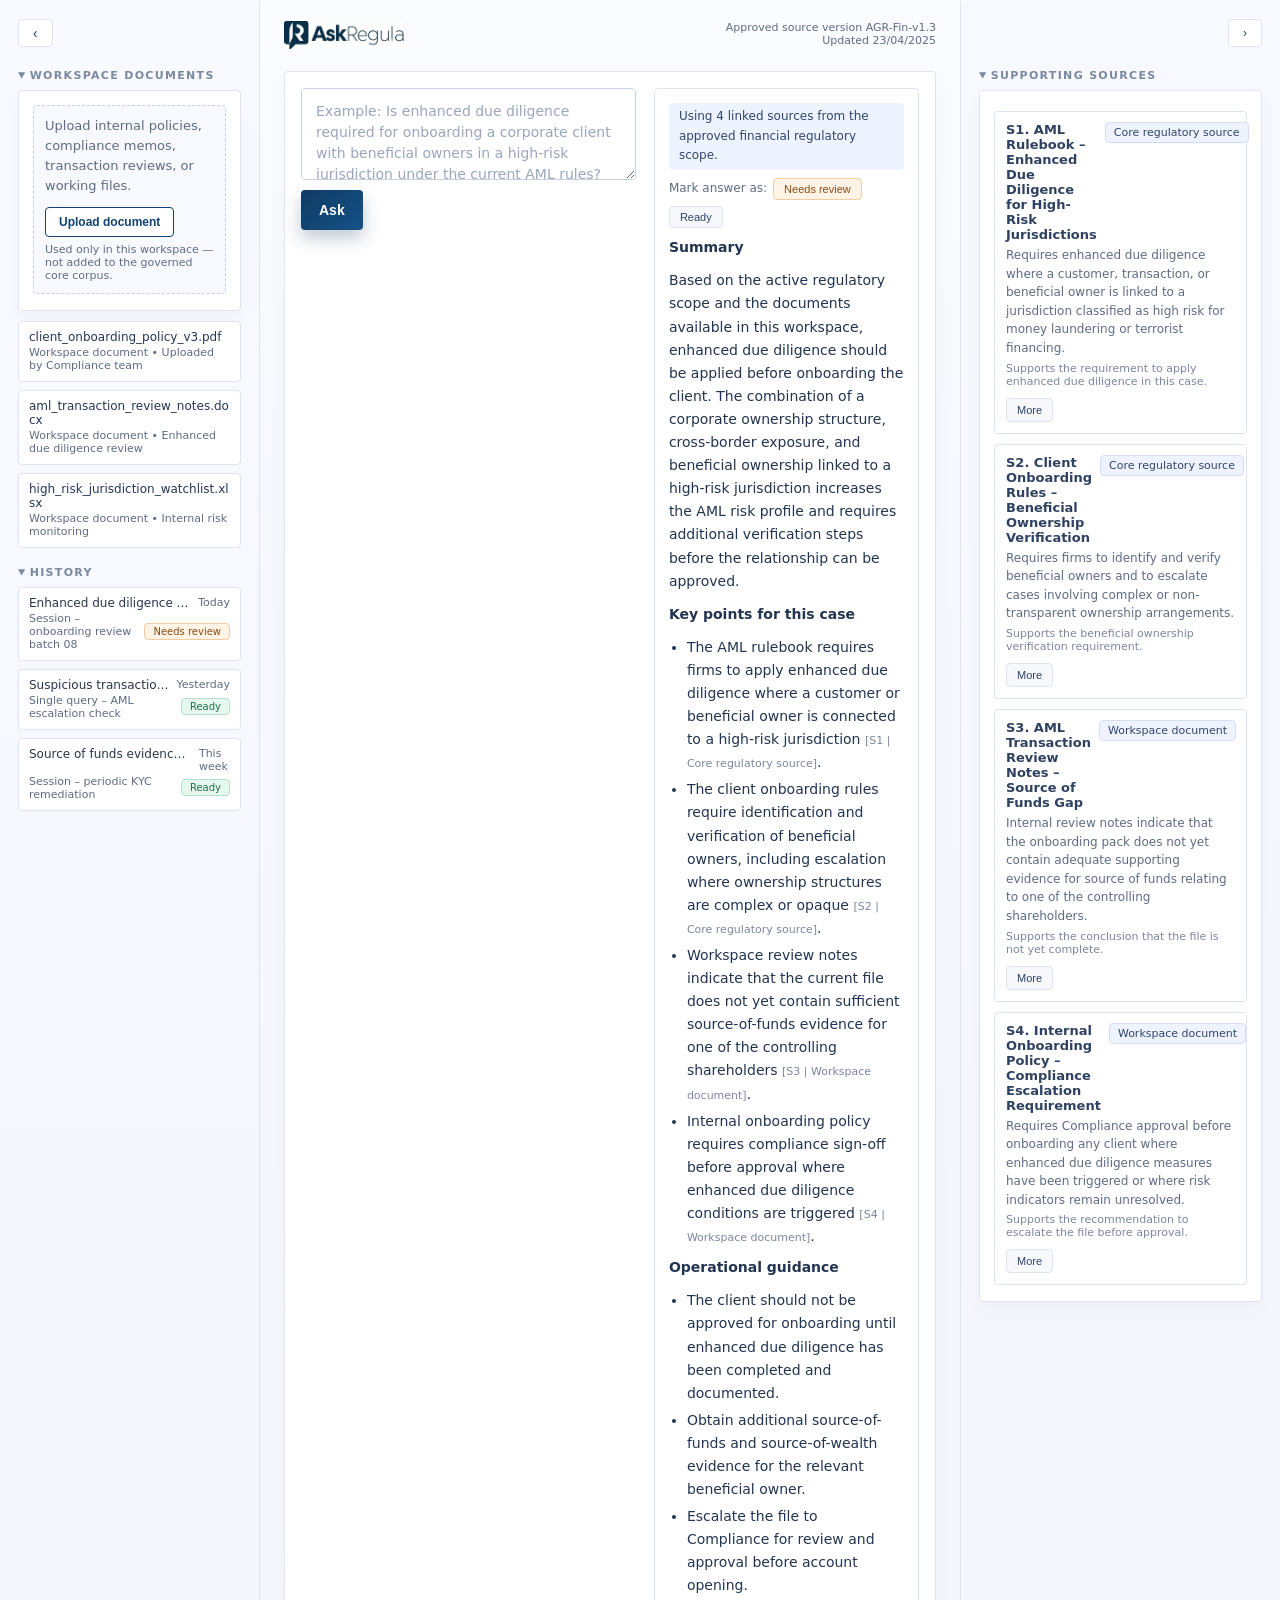
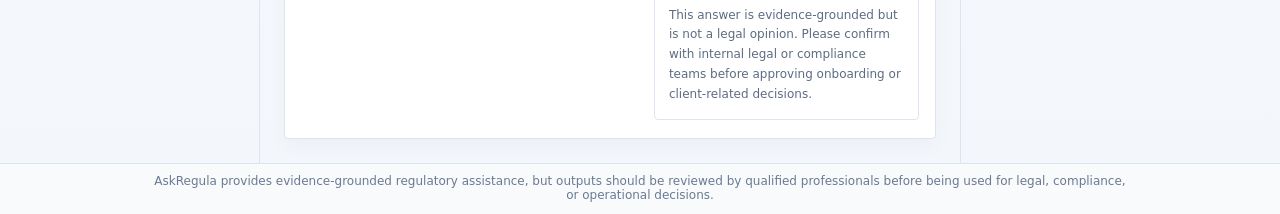
<file: ui/enduser/enduserUI.html>
<!DOCTYPE html>
<html lang="en">
<head>
  <meta charset="UTF-8" />
  <meta name="viewport" content="width=device-width, initial-scale=1.0" />
  <title>AskRegula – End User Workspace</title>
  <link rel="icon" type="image/png" href="../../images/askregulalogominimal2.png" />
  <link rel="stylesheet" href="../../styles/askregula-end-user-workspace.css" />
</head>
<body>
  <div class="app-shell">
    <div class="app-frame">
      <div class="layout">
        <!-- Left sidebar: workspace documents, history -->
        <aside class="sidebar" id="leftSidebar">
          <div class="sidebar-top-row">
            <button
              type="button"
              class="pill sidebar-toggle-btn"
              id="sidebarToggleBtn"
              aria-expanded="true"
              aria-controls="leftSidebar"
            >
              <span class="sidebar-toggle-icon sidebar-toggle-icon--expanded" aria-hidden="true">&#x2039;</span>
              <span class="sidebar-toggle-icon sidebar-toggle-icon--collapsed" aria-hidden="true">&#x203A;</span>
              <span class="visually-hidden">Toggle sidebar panel</span>
            </button>
          </div>

          <section>
            <details open>
              <summary class="section-label">Workspace documents</summary>
              <div class="card card-tight" style="margin-bottom: 10px;">
                <div class="upload-area">
                  <div class="upload-row">
                    <div class="muted">Upload internal policies, compliance memos, transaction reviews, or working files.</div>
                    <button class="upload-button" type="button">Upload document</button>
                  </div>
                  <div class="upload-note">Used only in this workspace &mdash; not added to the governed core corpus.</div>
                </div>
              </div>
              <div class="list-column">
                <div class="doc-item">
                  <div class="doc-name">client_onboarding_policy_v3.pdf</div>
                  <div class="doc-meta">Workspace document &bull; Uploaded by Compliance team</div>
                </div>
                <div class="doc-item">
                  <div class="doc-name">aml_transaction_review_notes.docx</div>
                  <div class="doc-meta">Workspace document &bull; Enhanced due diligence review</div>
                </div>
                <div class="doc-item">
                  <div class="doc-name">high_risk_jurisdiction_watchlist.xlsx</div>
                  <div class="doc-meta">Workspace document &bull; Internal risk monitoring</div>
                </div>
              </div>
            </details>
          </section>

          <section>
            <details open>
              <summary class="section-label">History</summary>
              <div class="list-column">
                <div class="history-item">
                  <div class="history-item-header">
                    <span class="history-item-title">Enhanced due diligence for a high-risk corporate client</span>
                    <span class="history-item-meta">Today</span>
                  </div>
                  <div class="history-item-meta-row">
                    <span class="history-item-meta">Session &ndash; onboarding review batch 08</span>
                    <span class="history-status history-status--review">Needs review</span>
                  </div>
                </div>
                <div class="history-item">
                  <div class="history-item-header">
                    <span class="history-item-title">Suspicious transaction reporting threshold</span>
                    <span class="history-item-meta">Yesterday</span>
                  </div>
                  <div class="history-item-meta-row">
                    <span class="history-item-meta">Single query &ndash; AML escalation check</span>
                    <span class="history-status history-status--ready">Ready</span>
                  </div>
                </div>
                <div class="history-item">
                  <div class="history-item-header">
                    <span class="history-item-title">Source of funds evidence for offshore structures</span>
                    <span class="history-item-meta">This week</span>
                  </div>
                  <div class="history-item-meta-row">
                    <span class="history-item-meta">Session &ndash; periodic KYC remediation</span>
                    <span class="history-status history-status--ready">Ready</span>
                  </div>
                </div>
              </div>
            </details>
          </section>
        </aside>

        <!-- Main working area -->
        <main class="main">
          <div class="workspace-top-row">
            <div class="qa-logo">
              <img src="../../images/askregulalogovertical2.png" alt="AskRegula" />
            </div>
            <div class="workspace-meta-inline">
              Approved source version AGR-Fin-v1.3<br />
              Updated 23/04/2025
            </div>
          </div>

          <!-- Question & Answer panel -->
          <section class="card">
            <div class="qa-layout">
              <div class="qa-question-block">
                <textarea
                  class="question-input"
                  placeholder="Example: Is enhanced due diligence required for onboarding a corporate client with beneficial owners in a high-risk jurisdiction under the current AML rules?"
                ></textarea>
                <div class="qa-actions-row">
                  <button type="button" class="btn-primary" id="askButton">Ask</button>
                </div>
              </div>

              <div>
                <div class="answer-box">
                  <div class="trust-banner" id="trustBanner">
                    Using 4 linked sources from the approved financial regulatory scope.
                  </div>
                  <div class="answer-status-controls">
                    <span class="answer-status-label">Mark answer as:</span>
                    <button
                      type="button"
                      class="answer-status-chip answer-status-chip--review answer-status-chip--selected"
                      data-status="review"
                      aria-pressed="true"
                    >
                      Needs review
                    </button>
                    <button
                      type="button"
                      class="answer-status-chip answer-status-chip--ready"
                      data-status="ready"
                      aria-pressed="false"
                    >
                      Ready
                    </button>
                  </div>
                  <div class="answer-body">
                    <p><strong>Summary</strong></p>
                    <p>
                      Based on the active regulatory scope and the documents available in this workspace,
                      enhanced due diligence should be applied before onboarding the client. The combination
                      of a corporate ownership structure, cross-border exposure, and beneficial ownership linked
                      to a high-risk jurisdiction increases the AML risk profile and requires additional verification
                      steps before the relationship can be approved.
                    </p>

                    <p><strong>Key points for this case</strong></p>
                    <ul>
                      <li>
                        The AML rulebook requires firms to apply enhanced due diligence where a customer or beneficial owner
                        is connected to a high-risk jurisdiction
                        <a href="#source-s1" class="evidence-ref evidence-ref-link" data-target-id="source-s1">[S1 | Core regulatory source]</a>.
                      </li>
                      <li>
                        The client onboarding rules require identification and verification of beneficial owners, including
                        escalation where ownership structures are complex or opaque
                        <a href="#source-s2" class="evidence-ref evidence-ref-link" data-target-id="source-s2">[S2 | Core regulatory source]</a>.
                      </li>
                      <li>
                        Workspace review notes indicate that the current file does not yet contain sufficient source-of-funds
                        evidence for one of the controlling shareholders
                        <a href="#source-s3" class="evidence-ref evidence-ref-link" data-target-id="source-s3">[S3 | Workspace document]</a>.
                      </li>
                      <li>
                        Internal onboarding policy requires compliance sign-off before approval where enhanced due diligence
                        conditions are triggered
                        <a href="#source-s4" class="evidence-ref evidence-ref-link" data-target-id="source-s4">[S4 | Workspace document]</a>.
                      </li>
                    </ul>

                    <p><strong>Operational guidance</strong></p>
                    <ul>
                      <li>The client should not be approved for onboarding until enhanced due diligence has been completed and documented.</li>
                      <li>Obtain additional source-of-funds and source-of-wealth evidence for the relevant beneficial owner.</li>
                      <li>Escalate the file to Compliance for review and approval before account opening.</li>
                    </ul>
                  </div>
                  <div class="answer-footnote">
                    This answer is evidence-grounded but is not a legal opinion. Please confirm with internal
                    legal or compliance teams before approving onboarding or client-related decisions.
                  </div>
                </div>
              </div>
            </div>
          </section>
        </main>

        <!-- Right panel: evidence and traceability -->
        <aside class="rightbar" id="rightSidebar">
          <div class="rightbar-top-row">
            <button
              type="button"
              class="pill sidebar-toggle-btn rightbar-toggle-btn"
              id="rightbarToggleBtn"
              aria-expanded="true"
              aria-controls="rightSidebar"
            >
              <span class="rightbar-toggle-icon rightbar-toggle-icon--expanded" aria-hidden="true">&#x203A;</span>
              <span class="rightbar-toggle-icon rightbar-toggle-icon--collapsed" aria-hidden="true">&#x2039;</span>
              <span class="visually-hidden">Toggle supporting sources panel</span>
            </button>
          </div>

          <section>
            <details open>
              <summary class="section-label">Supporting sources</summary>
              <div class="card card-tight">
                <div class="evidence-stack">
                  <div class="evidence-card" id="source-s1">
                    <div class="evidence-top-row">
                      <div class="evidence-title">S1. AML Rulebook &ndash; Enhanced Due Diligence for High-Risk Jurisdictions</div>
                      <div class="evidence-type-label">Core regulatory source</div>
                    </div>
                    <div class="evidence-snippet">
                      Requires enhanced due diligence where a customer, transaction, or beneficial owner is linked
                      to a jurisdiction classified as high risk for money laundering or terrorist financing.
                    </div>
                    <div class="evidence-ref">Supports the requirement to apply enhanced due diligence in this case.</div>
                    <div style="margin-top: 6px;">
                      <button type="button" class="evidence-more-button">More</button>
                    </div>
                  </div>

                  <div class="evidence-card" id="source-s2">
                    <div class="evidence-top-row">
                      <div class="evidence-title">S2. Client Onboarding Rules &ndash; Beneficial Ownership Verification</div>
                      <div class="evidence-type-label">Core regulatory source</div>
                    </div>
                    <div class="evidence-snippet">
                      Requires firms to identify and verify beneficial owners and to escalate cases involving complex
                      or non-transparent ownership arrangements.
                    </div>
                    <div class="evidence-ref">Supports the beneficial ownership verification requirement.</div>
                    <div style="margin-top: 6px;">
                      <button type="button" class="evidence-more-button">More</button>
                    </div>
                  </div>

                  <div class="evidence-card" id="source-s3">
                    <div class="evidence-top-row">
                      <div class="evidence-title">S3. AML Transaction Review Notes &ndash; Source of Funds Gap</div>
                      <div class="evidence-type-label">Workspace document</div>
                    </div>
                    <div class="evidence-snippet">
                      Internal review notes indicate that the onboarding pack does not yet contain adequate supporting
                      evidence for source of funds relating to one of the controlling shareholders.
                    </div>
                    <div class="evidence-ref">Supports the conclusion that the file is not yet complete.</div>
                    <div style="margin-top: 6px;">
                      <button type="button" class="evidence-more-button">More</button>
                    </div>
                  </div>

                  <div class="evidence-card" id="source-s4">
                    <div class="evidence-top-row">
                      <div class="evidence-title">S4. Internal Onboarding Policy &ndash; Compliance Escalation Requirement</div>
                      <div class="evidence-type-label">Workspace document</div>
                    </div>
                    <div class="evidence-snippet">
                      Requires Compliance approval before onboarding any client where enhanced due diligence measures
                      have been triggered or where risk indicators remain unresolved.
                    </div>
                    <div class="evidence-ref">Supports the recommendation to escalate the file before approval.</div>
                    <div style="margin-top: 6px;">
                      <button type="button" class="evidence-more-button">More</button>
                    </div>
                  </div>
                </div>
              </div>
            </details>
          </section>
        </aside>
      </div>

      <!-- Advisory footer -->
      <div class="advisory-footer-shell">
        <div class="advisory-footer">
          AskRegula provides evidence-grounded regulatory assistance, but outputs should be reviewed by qualified professionals before being used for legal, compliance, or operational decisions.
        </div>
      </div>
    </div>
  </div>

  <script>
    (function () {
      const appFrame = document.querySelector('.app-frame');
      const sidebarToggleBtn = document.getElementById('sidebarToggleBtn');
      const rightbarToggleBtn = document.getElementById('rightbarToggleBtn');
      const askButton = document.getElementById('askButton');
      const trustBanner = document.getElementById('trustBanner');
      const answerStatusChips = document.querySelectorAll('.answer-status-chip');
      const evidenceRefLinks = document.querySelectorAll('.evidence-ref-link');

      if (!appFrame || !sidebarToggleBtn) {
        return;
      }

      sidebarToggleBtn.addEventListener('click', function () {
        const isCollapsed = appFrame.classList.toggle('sidebar-collapsed');
        sidebarToggleBtn.setAttribute('aria-expanded', String(!isCollapsed));
      });

      if (rightbarToggleBtn) {
        rightbarToggleBtn.addEventListener('click', function () {
          const isCollapsed = appFrame.classList.toggle('rightbar-collapsed');
          rightbarToggleBtn.setAttribute('aria-expanded', String(!isCollapsed));
        });
      }

      if (askButton && trustBanner) {
        const defaultText = 'Using 4 linked sources from the approved financial regulatory scope.';

        askButton.addEventListener('click', function () {
          trustBanner.textContent = 'Checking workspace sources and mapping supporting evidence…';
          trustBanner.classList.add('trust-banner--loading');

          window.setTimeout(function () {
            trustBanner.textContent = defaultText;
            trustBanner.classList.remove('trust-banner--loading');
          }, 1200);
        });
      }

      if (answerStatusChips && answerStatusChips.length) {
        answerStatusChips.forEach(function (chip) {
          chip.addEventListener('click', function () {
            answerStatusChips.forEach(function (c) {
              c.classList.remove('answer-status-chip--selected');
              c.setAttribute('aria-pressed', 'false');
            });

            chip.classList.add('answer-status-chip--selected');
            chip.setAttribute('aria-pressed', 'true');
          });
        });
      }

      if (evidenceRefLinks && evidenceRefLinks.length) {
        evidenceRefLinks.forEach(function (link) {
          link.addEventListener('click', function (evt) {
            evt.preventDefault();

            const targetId = link.getAttribute('data-target-id');
            if (!targetId) return;

            if (appFrame && appFrame.classList.contains('rightbar-collapsed')) {
              appFrame.classList.remove('rightbar-collapsed');
              if (rightbarToggleBtn) {
                rightbarToggleBtn.setAttribute('aria-expanded', 'true');
              }
            }

            const card = document.getElementById(targetId);
            if (!card) return;

            document.querySelectorAll('.evidence-card--highlight').forEach(function (c) {
              c.classList.remove('evidence-card--highlight');
            });

            card.classList.add('evidence-card--highlight');
            card.scrollIntoView({ behavior: 'smooth', block: 'nearest', inline: 'nearest' });

            window.setTimeout(function () {
              card.classList.remove('evidence-card--highlight');
            }, 1500);
          });
        });
      }
    })();
  </script>
</body>
</html>
</file>
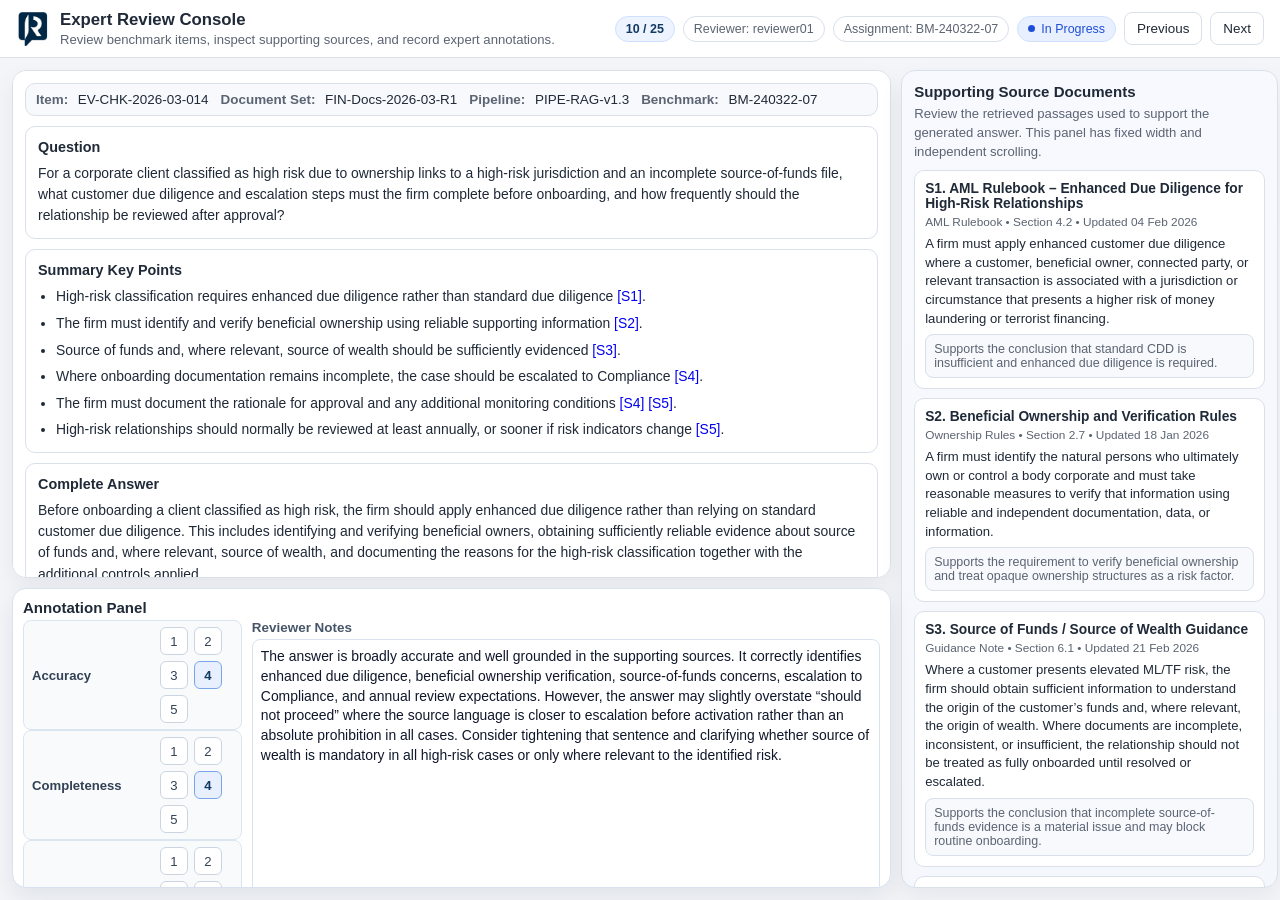
<file: ui/review/expertUI.html>
<!DOCTYPE html>
<html lang="en">
<head>
  <meta charset="UTF-8" />
  <meta name="viewport" content="width=device-width, initial-scale=1.0" />
  <title>Expert Review Console</title>
  <link rel="icon" type="image/png" href="../../images/askregulalogominimal2.png" />
  <link rel="stylesheet" href="../../styles/expert-review.css" />
</head>
<body>
  <div class="app-shell">
    <header class="topbar">
      <div class="brand">
        <img class="brand-logo" src="../../images/askregulalogosmall.png" alt="AskRegula" />
        <div class="topbar-left">
          <h1>Expert Review Console</h1>
          <p>Review benchmark items, inspect supporting sources, and record expert annotations.</p>
        </div>
      </div>
      <div class="topbar-right">
        <span class="pill progress">10 / 25</span>
        <span class="pill">Reviewer: reviewer01</span>
        <span class="pill">Assignment: BM-240322-07</span>
        <span class="pill accent"><span class="pill-dot"></span>In Progress</span>
        <button class="btn">Previous</button>
        <button class="btn">Next</button>
      </div>
    </header>

    <div class="app-frame">
      <div class="review-grid">

        <!-- LEFT TOP: ITEM PANEL -->
        <main class="main">
          <div class="item-meta-row">
            <span><strong>Item:</strong> EV-CHK-2026-03-014</span>
            <span><strong>Document Set:</strong> FIN-Docs-2026-03-R1</span>
            <span><strong>Pipeline:</strong> PIPE-RAG-v1.3</span>
            <span><strong>Benchmark:</strong> BM-240322-07</span>
          </div>

          <section class="content-card">
            <h3>Question</h3>
            <p>
              For a corporate client classified as high risk due to ownership links to a high-risk jurisdiction
              and an incomplete source-of-funds file, what customer due diligence and escalation steps must the
              firm complete before onboarding, and how frequently should the relationship be reviewed after approval?
            </p>
          </section>

          <section class="content-card">
            <h3>Summary Key Points</h3>
            <ul class="bullet-list">
              <li>
                High-risk classification requires enhanced due diligence rather than standard due diligence
                <a href="#source-s1" class="evidence-ref-link" data-target-id="source-s1">[S1]</a>.
              </li>
              <li>
                The firm must identify and verify beneficial ownership using reliable supporting information
                <a href="#source-s2" class="evidence-ref-link" data-target-id="source-s2">[S2]</a>.
              </li>
              <li>
                Source of funds and, where relevant, source of wealth should be sufficiently evidenced
                <a href="#source-s3" class="evidence-ref-link" data-target-id="source-s3">[S3]</a>.
              </li>
              <li>
                Where onboarding documentation remains incomplete, the case should be escalated to Compliance
                <a href="#source-s4" class="evidence-ref-link" data-target-id="source-s4">[S4]</a>.
              </li>
              <li>
                The firm must document the rationale for approval and any additional monitoring conditions
                <a href="#source-s4" class="evidence-ref-link" data-target-id="source-s4">[S4]</a>
                <a href="#source-s5" class="evidence-ref-link" data-target-id="source-s5">[S5]</a>.
              </li>
              <li>
                High-risk relationships should normally be reviewed at least annually, or sooner if risk indicators change
                <a href="#source-s5" class="evidence-ref-link" data-target-id="source-s5">[S5]</a>.
              </li>
            </ul>
          </section>

          <section class="content-card">
            <h3>Complete Answer</h3>
            <p>
              Before onboarding a client classified as high risk, the firm should apply enhanced due diligence rather
              than relying on standard customer due diligence. This includes identifying and verifying beneficial owners,
              obtaining sufficiently reliable evidence about source of funds and, where relevant, source of wealth, and
              documenting the reasons for the high-risk classification together with the additional controls applied.
              <br><br>
              Where the onboarding file is incomplete, particularly if material source-of-funds evidence is still missing
              or ownership arrangements remain insufficiently transparent, the relationship should not proceed through
              routine approval. Instead, the case should be escalated to Compliance or the relevant internal approval
              function. The escalation record should clearly explain what information is missing, which risk indicators
              were identified, and what additional documentation or approval is required before activation.
              <br><br>
              If the relationship is ultimately approved, it should remain subject to ongoing monitoring proportionate
              to the client’s risk profile. For high-risk clients, periodic review should normally occur at least annually,
              and earlier review may be required where new adverse information appears, ownership structures change,
              or transactional behaviour raises additional concerns.
            </p>
          </section>
        </main>

        <!-- RIGHT: SOURCE DOCUMENTS PANEL -->
        <aside class="sources-panel">
          <h2 class="section-title">Supporting Source Documents</h2>
          <p class="section-subtitle">
            Review the retrieved passages used to support the generated answer. This panel has fixed width and independent scrolling.
          </p>

          <div class="source-card" id="source-s1">
            <h4>S1. AML Rulebook – Enhanced Due Diligence for High-Risk Relationships</h4>
            <div class="source-meta">AML Rulebook • Section 4.2 • Updated 04 Feb 2026</div>
            <p>
              A firm must apply enhanced customer due diligence where a customer, beneficial owner, connected party,
              or relevant transaction is associated with a jurisdiction or circumstance that presents a higher risk
              of money laundering or terrorist financing.
            </p>
            <div class="supports">
              Supports the conclusion that standard CDD is insufficient and enhanced due diligence is required.
            </div>
          </div>

          <div class="source-card" id="source-s2">
            <h4>S2. Beneficial Ownership and Verification Rules</h4>
            <div class="source-meta">Ownership Rules • Section 2.7 • Updated 18 Jan 2026</div>
            <p>
              A firm must identify the natural persons who ultimately own or control a body corporate and must take
              reasonable measures to verify that information using reliable and independent documentation, data,
              or information.
            </p>
            <div class="supports">
              Supports the requirement to verify beneficial ownership and treat opaque ownership structures as a risk factor.
            </div>
          </div>

          <div class="source-card" id="source-s3">
            <h4>S3. Source of Funds / Source of Wealth Guidance</h4>
            <div class="source-meta">Guidance Note • Section 6.1 • Updated 21 Feb 2026</div>
            <p>
              Where a customer presents elevated ML/TF risk, the firm should obtain sufficient information to understand
              the origin of the customer’s funds and, where relevant, the origin of wealth. Where documents are incomplete,
              inconsistent, or insufficient, the relationship should not be treated as fully onboarded until resolved or escalated.
            </p>
            <div class="supports">
              Supports the conclusion that incomplete source-of-funds evidence is a material issue and may block routine onboarding.
            </div>
          </div>

          <div class="source-card" id="source-s4">
            <h4>S4. Internal High-Risk Client Onboarding Policy</h4>
            <div class="source-meta">Internal Policy • Control 8.3 • Updated 03 Mar 2026</div>
            <p>
              Any onboarding involving enhanced due diligence, unresolved risk indicators, or incomplete documentation
              must be referred to Compliance for review and approval before account activation.
            </p>
            <div class="supports">
              Supports the escalation requirement and the need for Compliance approval before proceeding.
            </div>
          </div>

          <div class="source-card" id="source-s5">
            <h4>S5. Ongoing Monitoring and Review Frequency Standard</h4>
            <div class="source-meta">Monitoring Standard • Section 5.4 • Updated 12 Feb 2026</div>
            <p>
              Customer relationships must be subject to ongoing monitoring on a risk-sensitive basis. High-risk customers
              must be reviewed more frequently than standard-risk customers, and a full review should ordinarily occur at
              intervals not exceeding 12 months unless a more frequent cycle is justified.
            </p>
            <div class="supports">
              Supports the statement that high-risk relationships should be reviewed at least annually and possibly sooner.
            </div>
          </div>
        </aside>

        <!-- LEFT BOTTOM: ANNOTATION PANEL -->
        <section class="review-drawer">
          <h2 class="section-title">Annotation Panel</h2>
          <div class="annotation-layout">
            <div class="annotation-left">
              <div class="annotation-row">
                <div class="row-label">Accuracy</div>
                <div class="rating-group">
                  <input type="radio" id="acc1" name="accuracy" value="1"><label for="acc1">1</label>
                  <input type="radio" id="acc2" name="accuracy" value="2"><label for="acc2">2</label>
                  <input type="radio" id="acc3" name="accuracy" value="3"><label for="acc3">3</label>
                  <input type="radio" id="acc4" name="accuracy" value="4" checked><label for="acc4">4</label>
                  <input type="radio" id="acc5" name="accuracy" value="5"><label for="acc5">5</label>
                </div>
              </div>

              <div class="annotation-row">
                <div class="row-label">Completeness</div>
                <div class="rating-group">
                  <input type="radio" id="comp1" name="completeness" value="1"><label for="comp1">1</label>
                  <input type="radio" id="comp2" name="completeness" value="2"><label for="comp2">2</label>
                  <input type="radio" id="comp3" name="completeness" value="3"><label for="comp3">3</label>
                  <input type="radio" id="comp4" name="completeness" value="4" checked><label for="comp4">4</label>
                  <input type="radio" id="comp5" name="completeness" value="5"><label for="comp5">5</label>
                </div>
              </div>

              <div class="annotation-row">
                <div class="row-label">Grounding</div>
                <div class="rating-group">
                  <input type="radio" id="gr1" name="grounding" value="1"><label for="gr1">1</label>
                  <input type="radio" id="gr2" name="grounding" value="2"><label for="gr2">2</label>
                  <input type="radio" id="gr3" name="grounding" value="3"><label for="gr3">3</label>
                  <input type="radio" id="gr4" name="grounding" value="4"><label for="gr4">4</label>
                  <input type="radio" id="gr5" name="grounding" value="5" checked><label for="gr5">5</label>
                </div>
              </div>

              <div class="annotation-row">
                <div class="row-label">Readibility</div>
                <div class="rating-group">
                  <input type="radio" id="read1" name="readibility" value="1"><label for="read1">1</label>
                  <input type="radio" id="read2" name="readibility" value="2"><label for="read2">2</label>
                  <input type="radio" id="read3" name="readibility" value="3"><label for="read3">3</label>
                  <input type="radio" id="read4" name="readibility" value="4" checked><label for="read4">4</label>
                  <input type="radio" id="read5" name="readibility" value="5"><label for="read5">5</label>
                </div>
              </div>

              <div class="annotation-row">
                <div class="row-label">Simplicity</div>
                <div class="rating-group">
                  <input type="radio" id="simp1" name="simplicity" value="1"><label for="simp1">1</label>
                  <input type="radio" id="simp2" name="simplicity" value="2"><label for="simp2">2</label>
                  <input type="radio" id="simp3" name="simplicity" value="3" checked><label for="simp3">3</label>
                  <input type="radio" id="simp4" name="simplicity" value="4"><label for="simp4">4</label>
                  <input type="radio" id="simp5" name="simplicity" value="5"><label for="simp5">5</label>
                </div>
              </div>

              <div class="annotation-row">
                <div class="row-label">Desicion</div>
                <div class="rating-group">
                  <input type="radio" id="dec-reject" name="desicion" value="Reject"><label for="dec-reject">Reject</label>
                  <input type="radio" id="dec-revise" name="desicion" value="Revise" checked><label for="dec-revise">Revise</label>
                  <input type="radio" id="dec-accept" name="desicion" value="Accept"><label for="dec-accept">Accept</label>
                </div>
              </div>
            </div>

            <div class="annotation-notes annotation-panel">
              
              <div>
                <label>Reviewer Notes</label>
                <textarea>
The answer is broadly accurate and well grounded in the supporting sources. It correctly identifies enhanced due diligence, beneficial ownership verification, source-of-funds concerns, escalation to Compliance, and annual review expectations. However, the answer may slightly overstate “should not proceed” where the source language is closer to escalation before activation rather than an absolute prohibition in all cases. Consider tightening that sentence and clarifying whether source of wealth is mandatory in all high-risk cases or only where relevant to the identified risk.
                </textarea>
              </div>
              <div class="annotation-actions">
                <button class="btn">Save Draft</button>
                <button class="btn primary">Submit Review</button>
              </div>
            </div>
          </div>
        </section>

      </div>
    </div>
  </div>
    <script>
      (function () {
        const evidenceRefLinks = document.querySelectorAll('.evidence-ref-link');

        if (!evidenceRefLinks || !evidenceRefLinks.length) return;

        evidenceRefLinks.forEach(function (link) {
          link.addEventListener('click', function (evt) {
            evt.preventDefault();
            const targetId = link.getAttribute('data-target-id');
            if (!targetId) return;

            const card = document.getElementById(targetId);
            if (!card) return;

            document.querySelectorAll('.source-card--highlight').forEach(function (c) {
              c.classList.remove('source-card--highlight');
            });

            card.classList.add('source-card--highlight');
            card.scrollIntoView({ behavior: 'smooth', block: 'nearest', inline: 'nearest' });

            window.setTimeout(function () {
              card.classList.remove('source-card--highlight');
            }, 1500);
          });
        });
      })();
    </script>
  </body>
</html>
</file>
<file: styles/admin-console.css>
:root {
  --bg-page: #f5f7fb;
  --bg-surface: #ffffff;
  --bg-soft: #f8faff;
  --border: #dde4f0;
  --border-strong: #c8d4e6;
  --text: #12233c;
  --text-muted: #5a6b84;
  --accent: #123a63; /* dark blue */
  --accent-2: #165288; /* blue */
  --accent-soft: #e6eef8;
  --shadow-card: 0 14px 36px rgba(10, 35, 70, 0.10);
  --radius-lg: 8px;
  --radius-md: 6px;
  --radius-sm: 4px;
  --right-panel-w: 340px;
  --content-max: 1280px;
  --sticky-z: 20;
}

* { box-sizing: border-box; }
html, body { height: 100%; }

body {
  margin: 0;
  min-height: 100%;
  background: radial-gradient(circle at top left, #ffffff 0, #f5f7fb 44%, #edf2fb 100%);
  color: var(--text);
  -webkit-font-smoothing: antialiased;
  -moz-osx-font-smoothing: grayscale;
  font-family: Inter, system-ui, -apple-system, BlinkMacSystemFont, "Segoe UI", Roboto, Arial, sans-serif;
}

.admin-app { display: flex; flex-direction: column; min-height: 100vh; }

/* Top Header */
.top-header {
  position: sticky;
  top: 0;
  z-index: var(--sticky-z);
  display: flex;
  align-items: center;
  justify-content: space-between;
  gap: 16px;
  padding: 16px 24px;
  background: linear-gradient(90deg, rgba(255,255,255,0.98), rgba(246,250,255,0.98));
  border-bottom: 1px solid var(--border);
  backdrop-filter: blur(8px);
}

.brand { display: flex; align-items: center; gap: 14px; }
.brand-logo { width: 44px; height: auto; display: block; }
.brand-copy { display: flex; flex-direction: column; gap: 3px; }
.brand-title { margin: 0; font-size: 22px; font-weight: 700; letter-spacing: -0.02em; color: var(--accent); }
.brand-subtitle { font-size: 13px; color: var(--text-muted); }
.brand-subtitle .divider { margin: 0 8px; color: #91a0b6; }
.brand-tagline { font-size: 12px; color: #718096; line-height: 1.4; }
.user-meta { display: flex; align-items: center; gap: 8px; }
.user-pill { display: inline-flex; align-items: center; padding: 6px 12px; border-radius: 999px; background: var(--accent); color: #fff; font-size: 12px; }

/* Summary strip */
.summary-strip {
  position: sticky;
  top: 0;
  z-index: var(--sticky-z);
  background: rgba(255,255,255,0.96);
  border-bottom: 1px solid var(--border);
  backdrop-filter: blur(6px);
}
.summary-top {
  max-width: var(--content-max);
  margin: 0 auto;
  padding: 12px 24px 8px;
  display: flex;
  align-items: center;
  justify-content: space-between;
  gap: 12px;
}
.summary-grid {
  max-width: var(--content-max);
  margin: 0 auto;
  padding: 8px 24px 12px;
  display: grid;
  grid-template-columns: repeat(4, minmax(0, 1fr));
  gap: 12px;
}
.summary-card {
  background: var(--bg-surface);
  border: 1px solid var(--border);
  border-radius: var(--radius-md);
  box-shadow: 0 6px 18px rgba(10,35,70,0.06);
  padding: 10px 12px;
}
.summary-label { font-size: 11px; letter-spacing: 0.08em; text-transform: uppercase; color: #6f8099; }
.summary-value { font-size: 16px; font-weight: 600; color: var(--text); margin-top: 4px; }
.summary-meta { font-size: 12px; color: var(--text-muted); margin-top: 2px; }

/* Layout */
.main-layout {
  max-width: var(--content-max);
  width: 100%;
  margin: 0 auto;
  display: grid;
  grid-template-columns: minmax(0, 1fr);
  gap: 18px;
  padding: 16px 24px 24px;
}

/* Tabs */
.tabs {
  display: flex; align-items: center; gap: 8px; margin-bottom: 12px;
  padding: 6px; border: 1px solid var(--border); border-radius: var(--radius-md);
  background: #f7faff;
}
.tab {
  appearance: none; border: 1px solid transparent; background: transparent; color: var(--text);
  padding: 8px 14px; font-size: 13px; border-radius: 999px; cursor: pointer; font-weight: 600;
  transition: background 0.15s ease, color 0.15s ease, box-shadow 0.15s ease;
}
.tab:hover { background: #eef3ff; color: var(--accent); }
.tab.is-active {
  background: linear-gradient(135deg, var(--accent), var(--accent-2));
  color: #fff; box-shadow: 0 6px 14px rgba(18,58,99,0.24);
}

.tab-panel { display: none; }
.tab-panel.is-active { display: block; }

/* Cards and tables */
.card {
  background: var(--bg-surface);
  border: 1px solid var(--border);
  border-radius: var(--radius-lg);
  box-shadow: var(--shadow-card);
  padding: 14px 16px 16px;
}
.card-tight { padding: 12px 12px 14px; }
.card-header { display: flex; align-items: baseline; justify-content: space-between; gap: 12px; margin-bottom: 8px; }
.card-header-stack { flex-direction: column; align-items: flex-start; gap: 4px; }
.card-title { margin: 0; font-size: 15px; font-weight: 700; letter-spacing: 0.02em; color: var(--accent); }
.card-subtitle { margin: 0; font-size: 13px; color: var(--text-muted); }
.panel-section { display: flex; flex-direction: column; gap: 14px; }
.grid-2 { display: grid; grid-template-columns: minmax(0, 1fr) minmax(0, 1fr); gap: 14px; }
.metric-grid { display: grid; grid-template-columns: repeat(4, minmax(0, 1fr)); gap: 14px; }

/* Simple form helpers for configuration sections */
.form-grid { display: grid; grid-template-columns: repeat(2, minmax(0, 1fr)); gap: 10px; }
.form-grid-1 { grid-template-columns: minmax(0, 1fr); }
.form-grid-2 { grid-template-columns: repeat(2, minmax(0, 1fr)); }
.form-grid-3 { grid-template-columns: repeat(3, minmax(0, 1fr)); }
.form-grid-4 { grid-template-columns: repeat(4, minmax(0, 1fr)); }
.form-block-gap { margin-top: 12px; }
.form-row { display: flex; flex-direction: column; gap: 6px; }
.label { font-size: 12px; color: #6f8099; font-weight: 600; }
.input, .select {
  height: 36px; padding: 6px 10px; border-radius: 8px; border: 1px solid var(--border);
  background: #fff; color: var(--text); font-size: 13px; font-family: inherit;
}
.textarea { min-height: 72px; resize: vertical; padding: 8px 10px; border-radius: 8px; border: 1px solid var(--border); background: #fff; }

.config-layout {
  display: grid;
  grid-template-columns: minmax(0, 1.6fr) minmax(0, 1fr);
  gap: 12px;
}
.config-layout-right {
  display: grid;
  grid-template-columns: minmax(0, 1fr) minmax(0, 1.5fr);
  gap: 12px;
}
.config-groups {
  display: grid;
  gap: 10px;
}
.config-group {
  border: 1px solid #e7edf7;
  border-radius: var(--radius-md);
  background: #fbfdff;
  padding: 10px;
}
.config-title {
  margin: 0 0 8px;
  font-size: 12px;
  letter-spacing: 0.06em;
  text-transform: uppercase;
  color: #5f7190;
}
.config-summary {
  border: 1px solid #e7edf7;
  border-radius: var(--radius-md);
  background: #fbfdff;
  padding: 10px;
}
.kv-table-compact th {
  width: 132px;
  padding: 5px 6px;
}
.kv-table-compact td {
  padding: 5px 6px;
}

.kv-table { width: 100%; border-collapse: collapse; font-size: 13px; }
.kv-table th { width: 220px; text-align: left; color: #6f8099; font-weight: 600; padding: 6px 8px; border-bottom: 1px solid var(--border); }
.kv-table td { padding: 6px 8px; border-bottom: 1px solid var(--border); }

.data-table { width: 100%; border-collapse: collapse; font-size: 13px; }
.data-table th, .data-table td { text-align: left; padding: 8px 10px; }
.data-table thead th { font-size: 11px; letter-spacing: 0.08em; text-transform: uppercase; color: #6f8099; border-bottom: 1px solid var(--border); }
.data-table tbody tr + tr td { border-top: 1px solid #edf1f7; }
.table-scroll {
  overflow: auto;
  border: 1px solid #edf1f7;
  border-radius: var(--radius-md);
}
.table-scroll .data-table thead th {
  position: sticky;
  top: 0;
  background: var(--bg-surface);
  z-index: 1;
}
.table-scroll-y {
  max-height: 380px;
}
.inline-actions {
  display: inline-flex;
  align-items: center;
  gap: 6px;
  white-space: nowrap;
}

.muted { color: var(--text-muted); font-size: 13px; line-height: 1.55; }
.bullet-list { margin: 6px 0 0; padding-left: 16px; color: var(--text); }
.bullet-list li { margin: 4px 0; }

/* Buttons */
.actions-row { display: flex; flex-wrap: wrap; gap: 8px; margin-top: 10px; }
.actions-row-equal .btn { flex: 1 1 0; min-width: 0; }
.actions-col { display: flex; flex-direction: column; gap: 8px; margin-top: 8px; }
.source-set-create { display: flex; align-items: center; gap: 8px; min-width: 320px; flex: 1 1 360px; }
.source-set-create .input { min-width: 220px; flex: 1 1 auto; }
.btn { display: inline-flex; align-items: center; justify-content: center; height: 36px; padding: 0 14px; border-radius: 8px; border: 1px solid var(--border); background: var(--bg-soft); color: var(--accent); font-weight: 600; font-size: 13px; cursor: pointer; }
.btn:hover { background: #eef3ff; }
.btn-sm { height: 28px; padding: 0 10px; font-size: 12px; }
.btn-primary { background: linear-gradient(135deg, var(--accent), var(--accent-2)); color: #fff; border-color: transparent; box-shadow: 0 10px 22px rgba(18,58,99,0.28); }
.btn-primary:hover { filter: brightness(1.03); }
.btn-accent { background: linear-gradient(135deg, #0d47a1, #1565c0); color: #fff; border-color: transparent; box-shadow: 0 8px 18px rgba(13,71,161,0.24); }
.btn-accent:hover { filter: brightness(1.05); }

/* Metric cards */
.metric-card {
  background: var(--bg-soft);
  border: 1px solid var(--border);
  border-radius: var(--radius-md);
  padding: 14px 12px;
  text-align: center;
}
.metric-value { font-size: 24px; font-weight: 700; color: var(--accent); }
.metric-label { font-size: 12px; color: #6f8099; margin-top: 4px; text-transform: uppercase; letter-spacing: 0.05em; }

/* Checklist styling */
.checklist { margin: 6px 0 0; padding-left: 0; list-style: none; color: var(--text); font-size: 13px; }
.checklist li { margin: 6px 0; display: flex; align-items: center; gap: 10px; }
.check-icon { display: inline-flex; align-items: center; justify-content: center; width: 20px; height: 20px; border-radius: 4px; background: #e7f6ee; color: #15653e; font-weight: 700; font-size: 12px; flex-shrink: 0; }
.check-icon.pending { background: #fff8cc; border: 1px solid #f2e3a1; color: #6f5a0e; }

/* Status pills */
.status { display: inline-flex; align-items: center; gap: 6px; padding: 3px 8px; border-radius: 999px; border: 1px solid var(--border); background: #f4f7ff; color: #30446a; font-size: 11px; font-weight: 600; }
.status--active { background: #e7f6ee; border-color: #bfe3cf; color: #15653e; }
.status--review { background: #fff4e6; border-color: #f3cda7; color: #8a4b15; }
.status--pending { background: #fff8cc; border-color: #f2e3a1; color: #6f5a0e; }

/* Right panel notes */
.note-list { margin: 6px 0 0; padding-left: 16px; color: var(--text); font-size: 13px; }
.note-list li { margin: 4px 0; }

/* Advisory footer */
.advisory {
  margin-top: auto;
  border-top: 1px solid var(--border);
  background: #fafbfe;
  padding: 12px 24px 16px;
  color: #6a7a92;
  font-size: 12px;
  text-align: center;
}

/* Metrics comparison: compact typography */
.metrics-compact { font-size: 13px; line-height: 1.45; }
.metrics-compact h5 { font-size: 13px; margin: 10px 0 6px; }
.metrics-compact .data-table th,
.metrics-compact .data-table td { font-size: 13px; }

/* Compact variant for Benchmark & Generation */
.compact-panel .card { padding: 10px 12px; }
.compact-panel .card-header { margin-bottom: 6px; }
.compact-panel .card-subtitle { font-size: 12px; }
.compact-panel .config-group { padding: 8px; }
.compact-panel .config-title { font-size: 11px; margin-bottom: 6px; }
.compact-panel .form-grid { gap: 8px; }
.compact-panel .form-block-gap { margin-top: 8px; }
.compact-panel .actions-row { gap: 6px; margin-top: 6px; }
.compact-panel .btn { height: 32px; padding: 0 12px; }
.compact-panel .textarea { min-height: 64px; }
.compact-panel .kv-table-compact th { padding: 4px 6px; }
.compact-panel .kv-table-compact td { padding: 4px 6px; }

/* Make summary tables consistently compact across panels */
.config-summary .kv-table-compact th { padding: 4px 6px; }
.config-summary .kv-table-compact td { padding: 4px 6px; }

/* Responsive */
@media (max-width: 1200px) {
  .summary-grid { grid-template-columns: repeat(2, minmax(0, 1fr)); }
  .main-layout { grid-template-columns: minmax(0, 1fr); }
}

@media (max-width: 760px) {
  .brand-title { font-size: 20px; }
  .summary-top { padding: 10px 24px 6px; }
  .summary-grid { grid-template-columns: minmax(0, 1fr); }
  .grid-2 { grid-template-columns: minmax(0, 1fr); }
  .metric-grid { grid-template-columns: repeat(2, minmax(0, 1fr)); }
  .config-layout { grid-template-columns: minmax(0, 1fr); }
  .form-grid-2,
  .form-grid-3,
  .form-grid-4 { grid-template-columns: repeat(2, minmax(0, 1fr)); }
  .form-grid-1 { grid-template-columns: minmax(0, 1fr); }
  .actions-row-equal .btn { flex: 1 1 100%; }
  .source-set-create { min-width: 100%; }
}
</file>
<file: styles/askregula-end-user-workspace.css>
:root {
  --bg-page: #f4f6fb;
  --surface: #ffffff;
  --surface-soft: #f7f9fc;
  --border-subtle: #dde4f0;
  --border-strong: #c4d0e3;
  --text-main: #13233b;
  --text-muted: #5d6c82;
  --accent: #0f3b63;
  --accent-soft: #e3edf7;
  --accent-pill: #0f4373;
  --accent-badge: #0b3050;
  --shadow-card: 0 10px 28px rgba(11, 35, 70, 0.08);
  --radius-lg: 4px;
  --radius-md: 4px;
  --radius-sm: 2px;
  --sidebar-w: 310px;
  --rightbar-w: 360px;
}

* { box-sizing: border-box; }
html, body { height: 100%; }

body {
  margin: 0;
  min-height: 100%;
  background: radial-gradient(circle at top left, #ffffff 0, #f4f6fb 42%, #edf1f9 100%);
  color: var(--text-main);
  font-family: Inter, system-ui, -apple-system, BlinkMacSystemFont, "Segoe UI", sans-serif;
}

.app-shell {
  min-height: 100vh;
  padding: 0;
  display: flex;
  flex-direction: column;
  gap: 16px;
}

.app-frame {
  flex: 1;
  display: grid;
  grid-template-rows: 1fr auto;
  gap: 0;
  background: var(--surface);
  border-radius: 0;
  border: none;
  box-shadow: none;
  overflow: hidden;
}

/* Top header */
.topbar {
  display: flex;
  align-items: center;
  justify-content: space-between;
  padding: 18px 26px;
  border-bottom: 1px solid var(--border-subtle);
  background: linear-gradient(90deg, rgba(255,255,255,0.98), rgba(244,248,255,0.98));
  backdrop-filter: blur(8px);
}

.brand {
  display: flex;
  align-items: center;
  gap: 14px;
}

.logo {
  width: 40px;
  height: 40px;
  border-radius: 4px;
  display: grid;
  place-items: center;
  background: radial-gradient(circle at 20% 20%, #fefefe 0, #dbe7f8 45%, #c8d9f0 100%);
  border: 1px solid var(--border-strong);
  color: var(--accent-badge);
  font-weight: 700;
  font-size: 18px;
}

.brand-copy {
  display: flex;
  flex-direction: column;
  gap: 2px;
}

.brand-title {
  margin: 0;
  font-size: 22px;
  font-weight: 700;
  letter-spacing: -0.03em;
  color: var(--accent-badge);
}

.brand-subtitle {
  margin: 0;
  font-size: 13px;
  color: var(--text-muted);
}

.topbar-meta {
  display: flex;
  align-items: center;
  gap: 10px;
  flex-wrap: wrap;
}

.pill {
  display: inline-flex;
  align-items: center;
  gap: 8px;
  padding: 6px 14px;
  border-radius: 4px;
  font-size: 12px;
  border: 1px solid var(--border-subtle);
  background: var(--surface-soft);
  color: #2f425b;
  white-space: nowrap;
}

.pill-accent {
  background: var(--accent-pill);
  border-color: var(--accent-pill);
  color: #ffffff;
}

.sidebar-toggle-btn {
  cursor: pointer;
  background: #ffffff;
}

.sidebar-toggle-btn:hover {
  border-color: var(--border-strong);
}

.sidebar-toggle-icon {
  font-size: 14px;
  line-height: 1;
}

.sidebar-toggle-icon--collapsed {
  display: none;
}

.app-frame.sidebar-collapsed .sidebar-toggle-icon--expanded {
  display: none;
}

.app-frame.sidebar-collapsed .sidebar-toggle-icon--collapsed {
  display: inline-block;
}

.rightbar-toggle-icon--collapsed {
  display: none;
}

.app-frame.rightbar-collapsed .rightbar-toggle-icon--expanded {
  display: none;
}

.app-frame.rightbar-collapsed .rightbar-toggle-icon--collapsed {
  display: inline-block;
}

.visually-hidden {
  position: absolute;
  width: 1px;
  height: 1px;
  padding: 0;
  margin: -1px;
  overflow: hidden;
  clip: rect(0, 0, 0, 0);
  white-space: nowrap;
  border: 0;
}

.pill-dot {
  width: 7px;
  height: 7px;
  border-radius: 999px;
  background: #21a077;
}

/* Layout */
.layout {
  display: grid;
  grid-template-columns: var(--sidebar-w) minmax(0, 1fr) var(--rightbar-w);
  min-height: 0;
  border-top: 1px solid rgba(255,255,255,0.4);
  background: linear-gradient(180deg, #fbfcff 0, #f6f8fd 28%, #f3f6fb 100%);
}

.app-frame.sidebar-collapsed .layout {
  grid-template-columns: 64px minmax(0, 1fr) var(--rightbar-w);
}

.app-frame.rightbar-collapsed .layout {
  grid-template-columns: var(--sidebar-w) minmax(0, 1fr) 64px;
}

.app-frame.sidebar-collapsed.rightbar-collapsed .layout {
  grid-template-columns: 64px minmax(0, 1fr) 64px;
}

.app-frame.sidebar-collapsed .sidebar {
  padding: 18px 8px 18px;
}

.app-frame.sidebar-collapsed .sidebar > section {
  display: none;
}

.app-frame.rightbar-collapsed .rightbar {
  padding: 18px 8px 18px;
}

.app-frame.rightbar-collapsed .rightbar > section {
  display: none;
}

.sidebar,
.main,
.rightbar {
  min-height: 0;
  overflow: auto;
}

.sidebar {
  background: linear-gradient(180deg, #f8faff 0, #f3f6fb 100%);
  border-right: 1px solid var(--border-subtle);
  padding: 18px 18px 22px;
  display: flex;
  flex-direction: column;
  gap: 18px;
}

.sidebar-top-row {
  display: flex;
  align-items: center;
  justify-content: flex-start;
  gap: 8px;
  margin-bottom: 4px;
}

.sidebar-brand {
  display: flex;
  align-items: center;
  gap: 8px;
}

.main {
  padding: 20px 24px 24px;
  display: flex;
  flex-direction: column;
  gap: 18px;
}

.workspace-meta-inline {
  font-size: 11px;
  color: var(--text-muted);
  text-align: right;
}

.workspace-top-row {
  display: flex;
  align-items: flex-start;
  justify-content: space-between;
  gap: 12px;
  margin-bottom: 4px;
}

.qa-logo {
  margin-bottom: 0;
}

.qa-logo img {
  max-width: 120px;
  height: auto;
  display: block;
}
.rightbar {
  background: linear-gradient(180deg, #f8f9fe 0, #f3f6fb 100%);
  border-left: 1px solid var(--border-subtle);
  padding: 18px 18px 22px;
  display: flex;
  flex-direction: column;
  gap: 18px;
}

.rightbar-top-row {
  display: flex;
  align-items: center;
  justify-content: flex-end;
  margin-bottom: 4px;
}

/* Cards and sections */
.section-label {
  font-size: 11px;
  font-weight: 600;
  letter-spacing: 0.12em;
  text-transform: uppercase;
  color: #7a88a0;
  margin-bottom: 8px;
}

.card {
  background: var(--surface);
  border-radius: var(--radius-lg);
  border: 1px solid var(--border-subtle);
  box-shadow: 0 8px 20px rgba(11, 35, 70, 0.03);
  padding: 16px 16px 18px;
}

.card-tight {
  padding: 14px 14px 16px;
}

.card-header-row {
  display: flex;
  align-items: flex-start;
  justify-content: space-between;
  gap: 8px;
  margin-bottom: 10px;
}

.card-title {
  margin: 0;
  font-size: 14px;
  font-weight: 600;
  letter-spacing: 0.04em;
  text-transform: uppercase;
  color: #334562;
}

.card-subtitle {
  margin-top: 4px;
  font-size: 13px;
  color: var(--text-muted);
}

.muted {
  font-size: 13px;
  color: var(--text-muted);
  line-height: 1.55;
}

.badge {
  display: inline-flex;
  align-items: center;
  gap: 6px;
  padding: 4px 10px;
  border-radius: 4px;
  font-size: 11px;
  font-weight: 500;
  background: var(--accent-soft);
  color: var(--accent-badge);
  border: 1px solid var(--border-strong);
  white-space: nowrap;
}

.badge-pill-soft {
  background: #eef4ff;
  color: #30446a;
}

.badge-dot {
  width: 8px;
  height: 8px;
  border-radius: 999px;
  background: #27a46c;
}

/* Workspace header in main panel */
.workspace-header {
  display: flex;
  align-items: flex-start;
  justify-content: space-between;
  gap: 18px;
}

.workspace-header-main {
  display: flex;
  flex-direction: column;
  gap: 4px;
}

.workspace-name {
  margin: 0;
  font-size: 24px;
  letter-spacing: -0.03em;
  font-weight: 700;
  color: var(--text-main);
}

.workspace-scope {
  font-size: 13px;
  color: var(--text-muted);
  max-width: 560px;
  line-height: 1.5;
}

.workspace-header-meta {
  display: flex;
  flex-direction: column;
  align-items: flex-end;
  gap: 6px;
  min-width: 200px;
}

.workspace-header-meta-row {
  display: flex;
  flex-wrap: wrap;
  gap: 6px;
  justify-content: flex-end;
}

.workspace-updated {
  font-size: 11px;
  color: var(--text-muted);
}

/* Admin layout */
.admin-layout {
  padding: 20px 24px 24px;
  max-width: 1240px;
  margin: 0 auto;
  display: flex;
  flex-direction: column;
  gap: 18px;
}

.admin-header {
  display: flex;
  align-items: flex-start;
  justify-content: space-between;
  gap: 18px;
}

.admin-header-main {
  display: flex;
  flex-direction: column;
  gap: 4px;
}

.admin-title {
  margin: 0;
  font-size: 22px;
  font-weight: 700;
  letter-spacing: -0.03em;
  color: var(--text-main);
}

.admin-subtitle {
  margin: 0;
  font-size: 13px;
  color: var(--text-muted);
}

.admin-header-meta {
  display: flex;
  flex-direction: column;
  align-items: flex-end;
  gap: 4px;
}

.admin-nav {
  display: flex;
  flex-wrap: wrap;
  gap: 8px;
}

.admin-nav a {
  text-decoration: none;
}

.admin-nav-pill {
  display: inline-flex;
  align-items: center;
  gap: 6px;
  padding: 6px 12px;
  border-radius: 4px;
  border: 1px solid var(--border-subtle);
  background: var(--surface-soft);
  font-size: 12px;
  color: #2f425b;
}

.admin-nav-pill--primary {
  background: var(--accent-pill);
  border-color: var(--accent-pill);
  color: #ffffff;
}

.admin-section {
  display: flex;
  flex-direction: column;
  gap: 12px;
}

.admin-section-header {
  display: flex;
  align-items: baseline;
  justify-content: space-between;
  gap: 12px;
}

.admin-section-title {
  margin: 0;
  font-size: 15px;
  font-weight: 600;
  letter-spacing: 0.04em;
  text-transform: uppercase;
  color: #334562;
}

.admin-section-hint {
  margin: 0;
  font-size: 12px;
  color: var(--text-muted);
}

.admin-grid-2 {
  display: grid;
  grid-template-columns: minmax(0, 1.1fr) minmax(0, 1fr);
  gap: 14px;
}

@media (max-width: 960px) {
  .admin-grid-2 {
    grid-template-columns: minmax(0, 1fr);
  }
}

.admin-table {
  width: 100%;
  border-collapse: collapse;
  font-size: 13px;
}

.admin-table th,
.admin-table td {
  padding: 6px 8px;
  text-align: left;
}

.admin-table th {
  font-size: 11px;
  text-transform: uppercase;
  letter-spacing: 0.08em;
  color: #7a88a0;
  border-bottom: 1px solid var(--border-subtle);
}

.admin-table tbody tr + tr td {
  border-top: 1px solid #edf1f7;
}

.admin-table-row-muted {
  color: var(--text-muted);
}

.admin-tag-row {
  display: flex;
  flex-wrap: wrap;
  gap: 6px;
}

.admin-tag {
  display: inline-flex;
  align-items: center;
  padding: 3px 8px;
  border-radius: 999px;
  border: 1px solid var(--border-subtle);
  font-size: 11px;
  color: #435270;
  background: #f5f7ff;
}

.admin-actions-row {
  display: flex;
  flex-wrap: wrap;
  gap: 8px;
}

.btn-secondary {
  display: inline-flex;
  align-items: center;
  justify-content: center;
  padding: 0 14px;
  height: 32px;
  border-radius: 4px;
  border: 1px solid var(--border-subtle);
  background: var(--surface-soft);
  font-size: 12px;
  color: #2f425b;
  cursor: pointer;
}

/* Question & answer */
.qa-layout {
  display: grid;
  grid-template-columns: minmax(0, 1.2fr) minmax(0, 0.95fr);
  gap: 18px;
  align-items: flex-start;
}

.qa-question-block {
  display: flex;
  flex-direction: column;
  gap: 10px;
}

.question-input {
  width: 100%;
  min-height: 92px;
  resize: vertical;
  border-radius: 4px;
  border: 1px solid var(--border-strong);
  padding: 12px 14px;
  font-size: 14px;
  line-height: 1.5;
  color: var(--text-main);
  font-family: inherit;
  background: #ffffff;
}

.question-input::placeholder {
  color: #9aa6bb;
}

.qa-actions-row {
  display: flex;
  align-items: center;
  justify-content: space-between;
  gap: 12px;
  flex-wrap: wrap;
}

.btn-primary {
  display: inline-flex;
  align-items: center;
  justify-content: center;
  gap: 8px;
  padding: 0 18px;
  height: 40px;
  border-radius: 4px;
  border: none;
  background: linear-gradient(135deg, #0f3b63, #165288);
  color: #ffffff;
  font-size: 14px;
  font-weight: 600;
  cursor: pointer;
  box-shadow: 0 8px 18px rgba(9, 44, 88, 0.25);
}

.btn-primary:active {
  transform: translateY(0.5px);
  box-shadow: 0 5px 10px rgba(9, 44, 88, 0.28);
}

.qa-meta-row {
  display: flex;
  align-items: center;
  gap: 10px;
  flex-wrap: wrap;
  font-size: 12px;
  color: var(--text-muted);
}

.suggested-questions {
  display: flex;
  flex-wrap: wrap;
  gap: 8px;
  margin-top: 4px;
}

.suggestion-chip {
  border-radius: 4px;
  border: 1px dashed var(--border-strong);
  background: #f7f9ff;
  padding: 7px 11px;
  font-size: 12px;
  color: #435270;
}

.answer-box {
  border-radius: 4px;
  border: 1px solid var(--border-subtle);
  background: #ffffff;
  padding: 14px 14px 14px;
  font-size: 14px;
  line-height: 1.65;
  color: #22344f;
}

.trust-banner {
  display: inline-flex;
  align-items: center;
  gap: 6px;
  padding: 4px 10px;
  border-radius: 4px;
  background: #eef4ff;
  color: #30446c;
  font-size: 12px;
  margin-bottom: 8px;
}

.trust-banner--loading {
  background: #fff4e5;
  color: #8a4b15;
}

.answer-status-controls {
  display: flex;
  align-items: center;
  flex-wrap: wrap;
  gap: 6px;
  margin-bottom: 8px;
}

.answer-status-label {
  font-size: 12px;
  color: var(--text-muted);
}

.answer-status-chip {
  border-radius: 4px;
  border: 1px solid var(--border-subtle);
  background: #f7f8fc;
  color: #30446c;
  font-size: 11px;
  font-weight: 500;
  padding: 4px 10px;
  cursor: pointer;
}

.answer-status-chip--review.answer-status-chip--selected {
  background: #fff4e5;
  border-color: #f2cba1;
  color: #8a4b15;
}

.answer-status-chip--ready.answer-status-chip--selected {
  background: #e5f7ef;
  border-color: #b4e1c9;
  color: #1f7244;
}

.answer-header-row {
  display: flex;
  align-items: center;
  justify-content: space-between;
  gap: 10px;
  margin-bottom: 8px;
}

.answer-title {
  font-size: 13px;
  font-weight: 600;
  text-transform: uppercase;
  letter-spacing: 0.08em;
  color: #425673;
}

.answer-body p {
  margin: 0 0 10px;
}

.answer-body ul {
  padding-left: 18px;
  margin: 0 0 8px;
}

.answer-body li {
  margin-bottom: 4px;
}

.answer-footnote {
  margin-top: 6px;
  font-size: 12px;
  color: var(--text-muted);
}

/* Evidence cards */
.evidence-stack {
  display: flex;
  flex-direction: column;
  gap: 10px;
  margin-top: 6px;
}

.evidence-card {
  border-radius: var(--radius-md);
  border: 1px solid var(--border-subtle);
  background: #ffffff;
  padding: 10px 11px 11px;
  display: flex;
  flex-direction: column;
  gap: 4px;
}

.evidence-card--highlight {
  box-shadow: 0 0 0 1px #16528844, 0 0 0 3px #1652881a;
  background: #f4f6ff;
}

.evidence-top-row {
  display: flex;
  align-items: flex-start;
  justify-content: space-between;
  gap: 8px;
}

.evidence-title {
  font-size: 13px;
  font-weight: 600;
  color: #2e4160;
}

.evidence-type-label {
  font-size: 11px;
  padding: 3px 8px;
  border-radius: 4px;
  background: #eef3ff;
  color: #30446c;
  border: 1px solid #d3ddf3;
  white-space: nowrap;
}

.evidence-snippet {
  font-size: 12px;
  color: var(--text-muted);
  line-height: 1.55;
}

.evidence-ref {
  font-size: 11px;
  color: #7a879d;
}

.evidence-ref-link {
  text-decoration: none;
  cursor: pointer;
}

.evidence-ref-link:hover {
  text-decoration: underline;
}

/* Lists in side panels */
.list-column {
  display: flex;
  flex-direction: column;
  gap: 8px;
}

.history-item,
.doc-item {
  border-radius: 4px;
  border: 1px solid var(--border-subtle);
  background: #ffffff;
  padding: 8px 10px 9px;
  display: flex;
  flex-direction: column;
  gap: 2px;
  font-size: 12px;
  color: #27354a;
}

.history-item-meta-row {
  display: flex;
  align-items: center;
  justify-content: space-between;
  gap: 6px;
}

.history-item-header {
  display: flex;
  justify-content: space-between;
  gap: 6px;
  font-size: 12px;
  font-weight: 500;
}

.history-item-title {
  white-space: nowrap;
  overflow: hidden;
  text-overflow: ellipsis;
  max-width: 190px;
}

.history-item-meta {
  font-size: 11px;
  color: var(--text-muted);
}

.history-status {
  border-radius: 4px;
  border: 1px solid var(--border-subtle);
  padding: 2px 8px;
  font-size: 10px;
  font-weight: 500;
  white-space: nowrap;
}

.history-status--review {
  background: #fff4e5;
  border-color: #f2cba1;
  color: #8a4b15;
}

.history-status--ready {
  background: #e5f7ef;
  border-color: #b4e1c9;
  color: #1f7244;
}

.history-status--info {
  background: #eef4ff;
  border-color: #c9d7f5;
  color: #30446c;
}

.doc-name {
  font-weight: 500;
  font-size: 12px;
  color: #253754;
  word-break: break-all;
}

.doc-meta {
  font-size: 11px;
  color: var(--text-muted);
}

/* Upload */
.upload-area {
  border-radius: 4px;
  border: 1px dashed var(--border-strong);
  background: #f7f9ff;
  padding: 10px 11px 11px;
  display: flex;
  flex-direction: column;
  gap: 6px;
}

.upload-row {
  display: flex;
  align-items: center;
  justify-content: space-between;
  gap: 10px;
  flex-wrap: wrap;
}

.upload-button {
  border-radius: 4px;
  border: 1px solid var(--accent-pill);
  background: #ffffff;
  color: var(--accent-pill);
  font-size: 12px;
  font-weight: 600;
  padding: 7px 13px;
  cursor: pointer;
}

.evidence-more-button {
  border-radius: 4px;
  border: 1px solid var(--border-subtle);
  background: #f7f8fc;
  color: #30446c;
  font-size: 11px;
  font-weight: 500;
  padding: 5px 10px;
  cursor: pointer;
}

.evidence-more-button:hover {
  background: #eef2ff;
}

.upload-note {
  font-size: 11px;
  color: var(--text-muted);
}

.sidebar-footer-meta {
  margin-top: auto;
}

.sidebar-version-pill {
  font-size: 11px;
  padding-inline: 10px;
}

/* Footer */
.advisory-footer-shell {
  border-top: 1px solid var(--border-subtle);
  background: #f9fafc;
  padding: 10px 22px 12px;
  display: flex;
  align-items: center;
  justify-content: center;
}

.advisory-footer {
  max-width: 980px;
  font-size: 12px;
  color: #6a7a92;
  text-align: center;
}

/* Responsive */
@media (max-width: 1280px) {
  .layout {
    grid-template-columns: 260px minmax(0, 1fr) 320px;
  }
}

@media (max-width: 1040px) {
  .layout {
    grid-template-columns: minmax(0, 1fr);
  }

  .sidebar,
  .rightbar {
    border-left: none;
    border-right: none;
  }
  .sidebar {
    border-bottom: 1px solid var(--border-subtle);
  }
  .rightbar {
    border-top: 1px solid var(--border-subtle);
  }
  .workspace-header {
    flex-direction: column;
  }
  .workspace-header-meta {
    align-items: flex-start;
  }
  .qa-layout {
    grid-template-columns: minmax(0, 1fr);
  }
}

@media (max-width: 720px) {
  .app-shell {
    padding: 12px;
  }
  .topbar {
    flex-direction: column;
    align-items: flex-start;
    gap: 10px;
  }
  .topbar-meta {
    justify-content: flex-start;
  }
}
</file>
<file: styles/expert-review.css>
/* =====================================================
   Expert Review Console — Stylesheet
   /styles/expert-review.css
   ===================================================== */

:root {
  --bg: #f3f5f9;
  --panel: #ffffff;
  --panel-soft: #f8f9fc;
  --border: #d9e0ea;
  --text: #1f2937;
  --text-soft: #5b6472;
  --accent: #2563eb;
  --accent-soft: #e8f0ff;
  --success: #16a34a;
  --warning: #d97706;
  --danger: #dc2626;
  --radius: 14px;
  --shadow: 0 10px 24px rgba(15, 23, 42, 0.06);
  --annotation-panel-h: 300px;
}

* {
  box-sizing: border-box;
}

html,
body {
  height: 100%;
  margin: 0;
  font-family: Inter, Arial, sans-serif;
  background: var(--bg);
  color: var(--text);
}

/* ── App shell ── */
.app-shell {
  height: 100vh;
  display: flex;
  flex-direction: column;
}

/* ── Topbar ── */
.topbar {
  flex: 0 0 auto;
  display: flex;
  align-items: center;
  justify-content: space-between;
  padding: 10px 16px;
  background: #fff;
  border-bottom: 1px solid var(--border);
}

.brand {
  display: flex;
  align-items: center;
  gap: 10px;
}

.brand-logo {
  width: 34px;
  height: auto;
  display: block;
}

.topbar-left h1 {
  margin: 0;
  font-size: 1.05rem;
  font-weight: 700;
}

.topbar-left p {
  margin: 2px 0 0;
  color: var(--text-soft);
  font-size: 0.82rem;
}

.topbar-right {
  display: flex;
  gap: 8px;
  align-items: center;
  flex-wrap: wrap;
  justify-content: flex-end;
  max-width: 58%;
}

/* ── Pills ── */
.pill {
  display: inline-flex;
  align-items: center;
  gap: 6px;
  border: 1px solid var(--border);
  border-radius: 999px;
  padding: 5px 10px;
  background: #fff;
  font-size: 0.78rem;
  color: var(--text-soft);
  white-space: nowrap;
}

.pill.accent {
  color: #1e4ed8;
  background: var(--accent-soft);
  border-color: #cfe0ff;
}

.pill.progress {
  font-weight: 700;
  color: #123a63;
  background: #eef4ff;
  border-color: #cfe0ff;
}

.pill-dot {
  width: 7px;
  height: 7px;
  border-radius: 999px;
  background: #1e4ed8;
}

/* ── Buttons ── */
.btn {
  border: 1px solid var(--border);
  background: #fff;
  color: var(--text);
  border-radius: 8px;
  padding: 8px 12px;
  font-size: 0.84rem;
  cursor: pointer;
}

.btn.primary {
  background: var(--accent);
  border-color: var(--accent);
  color: #fff;
}

/* ── App frame & review grid ── */
.app-frame {
  flex: 1;
  min-height: 0;
  overflow: hidden;
  padding: 12px;
}

.review-grid {
  display: grid;
  grid-template-columns: 70% 30%;
  grid-template-rows: minmax(0, 1fr) var(--annotation-panel-h);
  grid-template-areas:
    "item sources"
    "annotations sources";
  height: 100%;
  min-height: 0;
  gap: 10px;
}

/* ── Panels ── */
.main {
  grid-area: item;
  min-height: 0;
  overflow-y: auto;
  background: var(--panel);
  border: 1px solid var(--border);
  border-radius: var(--radius);
  box-shadow: var(--shadow);
  padding: 12px;
}

.sources-panel {
  grid-area: sources;
  min-height: 0;
  overflow-y: auto;
  background: linear-gradient(180deg, #f8f9fe 0%, #f4f7fb 100%);
  border: 1px solid var(--border);
  border-radius: var(--radius);
  box-shadow: var(--shadow);
  padding: 12px;
}

/* ── Review / Annotation drawer ── */
.review-drawer {
  grid-area: annotations;
  height: var(--annotation-panel-h);
  max-height: var(--annotation-panel-h);
  min-height: 0;
  overflow: hidden;
  display: flex;
  flex-direction: column;
  background: #ffffff;
  border: 1px solid #d7e2ee;
  border-radius: var(--radius);
  box-shadow: 0 10px 24px rgba(15, 23, 42, 0.08);
  padding: 10px;
}

.review-drawer .section-title { color: #1f2937; }

.review-drawer .annotation-row {
  background: #f8fafc;
  border: 1px solid #dbe5f0;
  box-shadow: none;
}

.review-drawer .row-label { color: #334155; }

.review-drawer .annotation-panel label { color: #475569; }

.review-drawer .annotation-panel textarea {
  background: #ffffff;
  border: 1px solid #d7e2ee;
  color: #0f172a;
}

.review-drawer .annotation-actions { border-top: 1px solid #e2e8f0; }

.review-drawer .btn {
  border-color: #cbd5e1;
  background: #f8fafc;
  color: #334155;
  box-shadow: 0 1px 2px rgba(15, 23, 42, 0.06);
}

.review-drawer .btn.primary {
  background: linear-gradient(135deg, #123a63, #165288);
  border-color: #123a63;
  color: #ffffff;
  box-shadow: 0 8px 18px rgba(18, 58, 99, 0.22);
}

/* ── Rating chips inside drawer ── */
.review-drawer .rating-group label {
  border-color: #cbd5e1;
  color: #334155;
}

.review-drawer .rating-group label:hover {
  background: #f1f5f9;
  border-color: #94a3b8;
}

.review-drawer .rating-group input:checked + label {
  background: #e8f0ff;
  border-color: #7aa6e8;
  color: #123a63;
}

/* ── Typography ── */
.section-title {
  margin: 0 0 4px;
  font-size: 0.94rem;
  font-weight: 700;
}

.section-subtitle {
  margin: 0 0 9px;
  color: var(--text-soft);
  font-size: 0.82rem;
  line-height: 1.45;
}

/* ── Item meta row ── */
.item-meta-row {
  display: flex;
  flex-wrap: nowrap;
  align-items: center;
  gap: 12px;
  overflow-x: auto;
  padding: 8px 10px;
  margin-bottom: 10px;
  border: 1px solid var(--border);
  border-radius: 10px;
  background: var(--panel-soft);
  font-size: 0.84rem;
}

.item-meta-row span { white-space: nowrap; }

.item-meta-row strong {
  color: var(--text-soft);
  font-weight: 600;
  margin-right: 6px;
}

/* ── Content cards ── */
.content-card {
  background: #fff;
  border: 1px solid var(--border);
  border-radius: 10px;
  padding: 12px;
  margin-bottom: 10px;
}

.content-card h3 {
  margin: 0 0 8px;
  font-size: 0.9rem;
  font-weight: 700;
}

.content-card p {
  margin: 0;
  line-height: 1.52;
  color: var(--text);
  font-size: 0.87rem;
}

.bullet-list {
  margin: 0;
  padding-left: 18px;
  color: var(--text);
  line-height: 1.48;
  font-size: 0.87rem;
}

.bullet-list li + li { margin-top: 6px; }

/* ── Source cards ── */
.source-card {
  border: 1px solid var(--border);
  border-radius: 10px;
  background: #fff;
  padding: 10px;
  margin-bottom: 9px;
}

.source-card--highlight {
  box-shadow: 0 0 0 1px #16528844, 0 0 0 3px #1652881a;
  background: #f4f6ff;
}

.source-card h4 {
  margin: 0 0 4px;
  font-size: 0.86rem;
  font-weight: 700;
}

.source-meta {
  font-size: 0.74rem;
  color: var(--text-soft);
  margin-bottom: 6px;
}

.source-card p {
  margin: 0 0 6px;
  font-size: 0.82rem;
  line-height: 1.42;
  color: var(--text);
}

.supports {
  font-size: 0.78rem;
  color: var(--text-soft);
  background: #f7f9fc;
  border: 1px solid var(--border);
  border-radius: 8px;
  padding: 7px 8px;
}

/* Inline evidence links used in key points */
.evidence-ref-link {
  text-decoration: none;
  cursor: pointer;
}

.evidence-ref-link:hover {
  text-decoration: underline;
}

/* ── Annotation rows & rating groups ── */
.annotation-row {
  display: grid;
  grid-template-columns: 120px 1fr;
  gap: 8px;
  align-items: center;
  background: #fff;
  border: 1px solid var(--border);
  border-radius: 8px;
  padding: 6px 8px;
}

.row-label {
  font-size: 0.82rem;
  font-weight: 600;
  color: var(--text-soft);
  white-space: nowrap;
}

.rating-group {
  display: inline-flex;
  gap: 6px;
  flex-wrap: wrap;
  align-items: center;
}

.rating-group input { display: none; }

.rating-group label {
  min-width: 28px;
  height: 28px;
  padding: 0 8px;
  display: inline-flex;
  align-items: center;
  justify-content: center;
  border: 1px solid var(--border);
  border-radius: 6px;
  font-size: 0.82rem;
  color: var(--text-soft);
  background: #fff;
  cursor: pointer;
  user-select: none;
}

.rating-group label:hover {
  background: #f5f8ff;
  border-color: #bfd3ff;
}

.rating-group input:checked + label {
  background: var(--accent-soft);
  border-color: #a9c4ff;
  color: #1e4ed8;
  font-weight: 700;
}

/* ── Annotation panel layout ── */
.annotation-panel textarea,
.annotation-actions select {
  width: 100%;
  border: 1px solid var(--border);
  border-radius: 8px;
  padding: 7px 8px;
  font-size: 0.87rem;
  background: #fff;
  color: var(--text);
}

.annotation-layout {
  display: grid;
  grid-template-columns: 0.62fr 1.78fr;
  gap: 10px;
  margin-bottom: 8px;
  flex: 1 1 auto;
  min-height: 0;
}

.annotation-left {
  display: grid;
  gap: 0px;
  align-content: start;
}

.annotation-notes { min-height: 0; }

.annotation-notes.annotation-panel {
  display: flex;
  flex-direction: column;
  min-height: 0;
}

.annotation-panel {
  display: grid;
  grid-template-columns: 1fr;
  gap: 8px;
}

.annotation-panel label {
  display: block;
  font-size: 0.84rem;
  font-weight: 600;
  color: var(--text-soft);
  margin-bottom: 4px;
}

.annotation-panel textarea {
  min-height: 0;
  resize: none;
  line-height: 1.42;
  font-family: inherit;
}

.annotation-notes > div:first-child {
  flex: 1 1 auto;
  display: flex;
  flex-direction: column;
  min-height: 0;
}

.annotation-notes textarea {
  flex: 1 1 auto;
  height: 100%;
  min-height: 0;
}

/* ── Annotation actions ── */
.annotation-actions {
  display: grid;
  grid-template-columns: auto auto;
  gap: 8px;
  align-items: end;
  justify-content: end;
  padding-top: 6px;
  margin-top: auto;
  border-top: 1px solid #e6ecf4;
}

.annotation-actions .btn { height: 34px; }

/* ── Responsive breakpoints ── */
@media (max-width: 1200px) {
  .review-grid {
    grid-template-columns: 1fr;
    grid-template-rows: auto auto auto;
    grid-template-areas:
      "item"
      "annotations"
      "sources";
  }

  .annotation-layout { grid-template-columns: 1fr; }

  .annotation-row { grid-template-columns: 120px 1fr; }

  .annotation-actions { grid-template-columns: 1fr; }
}

@media (max-width: 700px) {
  .annotation-row { grid-template-columns: 1fr; }
}
</file>
